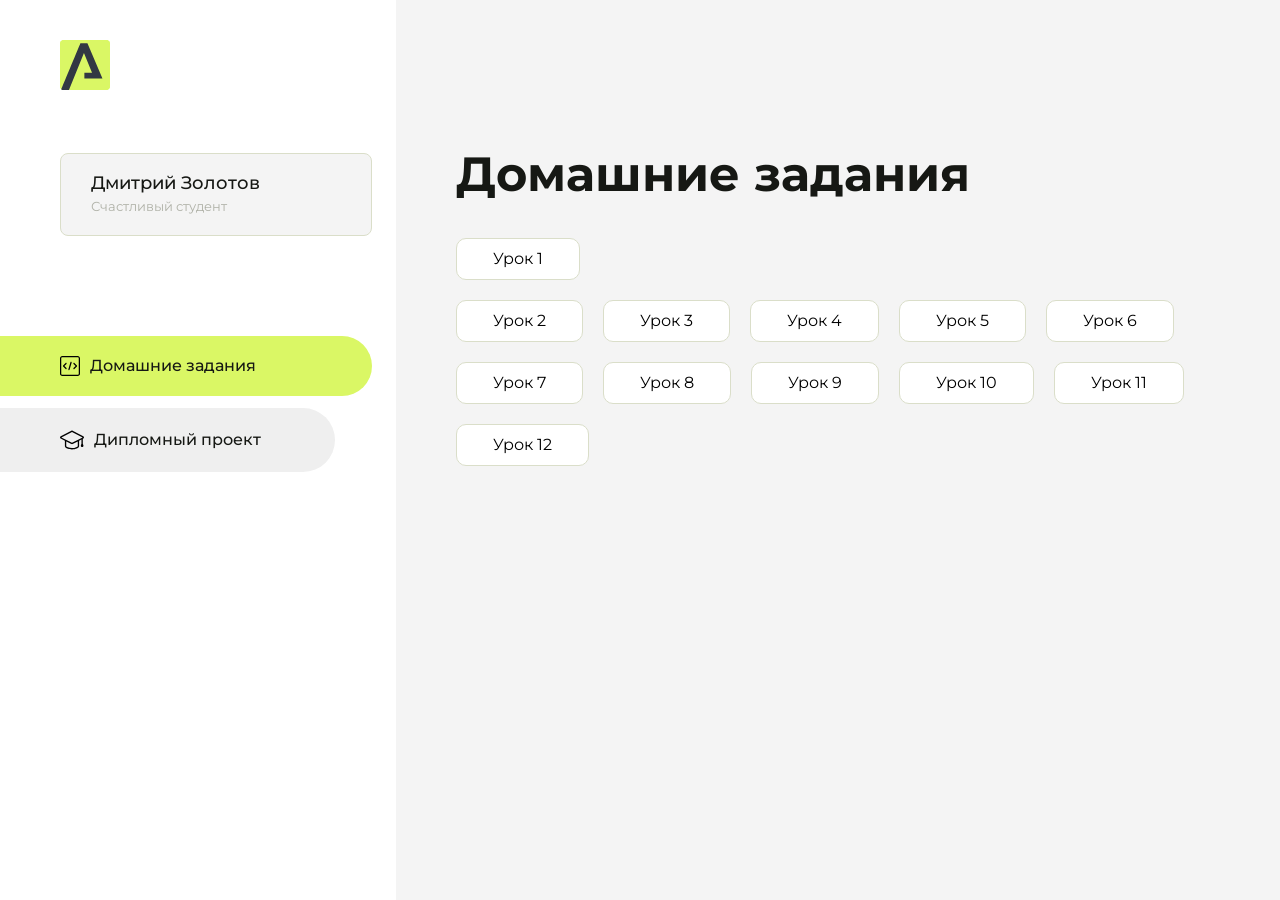
<file: index.html>
<!DOCTYPE html>
<html lang="en">
<head>
    <meta charset="UTF-8">
    <meta name="viewport" content="width=device-width, initial-scale=1.0">
    <title>Домашняя работа</title>
    <link rel="shortcut icon" href="src/logo.ico" type="image/x-icon">
    <link rel="preconnect" href="https://fonts.googleapis.com">
    <link rel="preconnect" href="https://fonts.gstatic.com" crossorigin>
    <link href="https://fonts.googleapis.com/css2?family=Montserrat:wght@400;500;700&family=Rubik:wght@500&display=swap"
          rel="stylesheet">
    <link rel="stylesheet" href="src/style.css">
</head>
<body id="body">
<div class="overlay" id="overlay"></div>
<div class="layout">
    <div class="burger" id="burger">
        <svg viewBox="0 0 24 24" fill="none" xmlns="http://www.w3.org/2000/svg">
            <g id="SVGRepo_bgCarrier" stroke-width="0"></g>
            <g id="SVGRepo_tracerCarrier" stroke-linecap="round" stroke-linejoin="round"></g>
            <g id="SVGRepo_iconCarrier">
                <path d="M4 18L20 18" stroke="#DAF765" stroke-width="2" stroke-linecap="round"></path>
                <path d="M4 12L20 12" stroke="#DAF765" stroke-width="2" stroke-linecap="round"></path>
                <path d="M4 6L20 6" stroke="#DAF765" stroke-width="2" stroke-linecap="round"></path>
            </g>
        </svg>
    </div>
    <aside class="sidebar" id="sidebar">
        <div class="sidebar__inner">
            <div class="logo">
                <svg width="50" height="50" viewBox="0 0 50 50" fill="none" xmlns="http://www.w3.org/2000/svg">
                    <g clip-path="url(#clip0_513_74730)">
                        <path d="M46.17 -0.257004H3.83C1.57281 -0.257004 -0.257 1.57281 -0.257 3.83V46.17C-0.257 48.4272 1.57281 50.257 3.83 50.257H46.17C48.4272 50.257 50.257 48.4272 50.257 46.17V3.83C50.257 1.57281 48.4272 -0.257004 46.17 -0.257004Z"
                              fill="#DAF765"/>
                        <path d="M24.375 38.4H42.461L27.441 3.1585H20.4355C20.4355 3.1585 6.7895 35.881 1.1945 49.294C2.015 50.0275 3.0945 50.257 3.6945 50.257H8.8445L23.954 13.07L32.0465 32.8285H24.375V38.4Z"
                              fill="#323843"/>
                    </g>
                    <defs>
                        <clipPath id="clip0_513_74730">
                            <rect width="50" height="50" fill="white"/>
                        </clipPath>
                    </defs>
                </svg>
            </div>
            <div class="sidebar__user">
                <div class="sidebar__name">Дмитрий Золотов</div>
                <div class="sidebar__text">Счастливый студент</div>
            </div>
            <div class="sidebar__tabs">
                <div class="sidebar__item">
                    <button class="sidebar__button active" id="tasks">
                        <svg xmlns="http://www.w3.org/2000/svg" width="20" height="20" viewBox="0 0 20 20" fill="none">
                            <g clip-path="url(#clip0_704_74543)">
                                <path d="M17.7083 20H2.29167C1.0275 20 0 18.9725 0 17.7083V2.29167C0 1.0275 1.0275 0 2.29167 0H17.7083C18.9725 0 20 1.0275 20 2.29167V17.7083C20 18.9725 18.9725 20 17.7083 20ZM2.29167 1.25C1.7175 1.25 1.25 1.7175 1.25 2.29167V17.7083C1.25 18.2825 1.7175 18.75 2.29167 18.75H17.7083C18.2825 18.75 18.75 18.2825 18.75 17.7083V2.29167C18.75 1.7175 18.2825 1.25 17.7083 1.25H2.29167Z"
                                      fill="black"/>
                                <path d="M6.04167 13.125C5.88167 13.125 5.72167 13.0642 5.6 12.9417L3.1 10.4417C2.85583 10.1975 2.85583 9.80167 3.1 9.5575L5.6 7.0575C5.84417 6.81333 6.24 6.81333 6.48417 7.0575C6.72833 7.30167 6.72833 7.6975 6.48417 7.94167L4.42583 10L6.48417 12.0583C6.72833 12.3025 6.72833 12.6983 6.48417 12.9425C6.36167 13.0642 6.20167 13.125 6.04167 13.125Z"
                                      fill="black"/>
                                <path d="M8.95833 14.1667C8.9 14.1667 8.84 14.1583 8.78167 14.1417C8.45083 14.0442 8.26083 13.6967 8.35833 13.3658L10.4417 6.28251C10.5392 5.95084 10.8892 5.76417 11.2175 5.85917C11.5483 5.95667 11.7383 6.30417 11.6408 6.63501L9.5575 13.7183C9.47833 13.9908 9.22833 14.1667 8.95833 14.1667Z"
                                      fill="black"/>
                                <path d="M13.9583 13.125C13.7983 13.125 13.6383 13.0642 13.5167 12.9417C13.2725 12.6975 13.2725 12.3017 13.5167 12.0575L15.575 9.99916L13.5167 7.94083C13.2725 7.69666 13.2725 7.30083 13.5167 7.05666C13.7608 6.81249 14.1567 6.81249 14.4008 7.05666L16.9008 9.55666C17.145 9.80083 17.145 10.1967 16.9008 10.4408L14.4008 12.9408C14.2783 13.0642 14.1183 13.125 13.9583 13.125Z"
                                      fill="black"/>
                            </g>
                            <defs>
                                <clipPath id="clip0_704_74543">
                                    <rect width="20" height="20" fill="white"/>
                                </clipPath>
                            </defs>
                        </svg>
                        <span>Домашние задания</span></button>
                </div>
                <div class="sidebar__item">
                    <button class="sidebar__button" id="diplom">
                        <svg xmlns="http://www.w3.org/2000/svg" width="24" height="24" viewBox="0 0 24 24" fill="none">
                            <g clip-path="url(#clip0_704_74553)">
                                <path d="M23.2628 10.5971C23.7176 10.365 24 9.90375 24 9.39337C24 8.883 23.7176 8.42175 23.2628 8.18962L12.6135 2.75362C12.2291 2.55824 11.7705 2.55787 11.3854 2.75399L0.736875 8.19C0.282375 8.42175 0 8.883 0 9.39337C0 9.90375 0.282375 10.365 0.736875 10.5971L4.89038 12.7177V18.2074C4.89038 19.8154 8.412 21.393 12 21.393C15.5884 21.393 19.1096 19.815 19.1096 18.2074V12.7174L21.4609 11.517V15.8017L20.901 17.2305C20.7409 17.6389 20.7934 18.0994 21.0405 18.4616C21.2876 18.8246 21.6979 19.041 22.1366 19.041C22.5754 19.041 22.9852 18.8246 23.2324 18.462C23.4795 18.099 23.532 17.6385 23.3719 17.2301L22.8124 15.8021V10.827L23.2628 10.5971ZM17.7623 18.1721C17.6198 18.6375 15.3491 20.0419 12 20.0419C8.65088 20.0419 6.38025 18.6375 6.2415 18.2074V12.3037L6.23887 12.3019C6.23812 12.057 6.1065 11.8207 5.87325 11.7019L1.3515 9.39337L12 3.95737L22.6489 9.39337L12 14.8294L5.87325 11.7019C5.54063 11.5331 4.6695 11.6674 4.5 12C4.33012 12.3322 4.55813 12.5479 4.89038 12.7177L11.3857 16.0331C11.5781 16.1314 11.7889 16.1805 12 16.1805C12.2107 16.1805 12.4222 16.1314 12.6146 16.0331L17.7593 13.407L17.7623 18.1721Z"
                                      fill="black"/>
                            </g>
                            <defs>
                                <clipPath id="clip0_704_74553">
                                    <rect width="24" height="24" fill="white"/>
                                </clipPath>
                            </defs>
                        </svg>
                        <span>Дипломный проект</span></button>
                </div>
            </div>
        </div>

    </aside>
    <div class="content">
        <div class="container">
            <div class="content__block" id="tasksBlock">
                <div class="content__title">Домашние задания</div>
                <ul class="content__list">
                    <li class="content__list-item">
                        <a href="dimon.ark">Урок 1</a>
                    </li>
                     <ul class="content__list">
                    <li class="content__list-item">
                        <a href="Praktika">Урок 2</a>
                          <li class="content__list-item">
                        <a href="table">Урок 3</a>
                               <li class="content__list-item">
                        <a href="Form">Урок 4</a>
                    </li>
                          <li class="content__list-item">
                        <a href="fitka">Урок 5</a>
                    </li>
                           <li class="content__list-item">
                        <a href="Flexa">Урок 6</a>
                    </li>
                          <li class="content__list-item">
                        <a href="fitka-1">Урок 7</a>
                    </li>
                          <li class="content__list-item">
                        <a href="Form-1">Урок 8</a>
                    </li>
                         <li class="content__list-item">
                        <a href="fit-studio-sp">Урок 9</a>
                    </li>
                          <li class="content__list-item">
                        <a href="fit-studio-sp-news">Урок 10</a>
                    </li>
                        <li class="content__list-item">
                        <a href="fit-studio-faq">Урок 11</a>
                    </li>
                           <li class="content__list-item">
                        <a href="fit-studio">Урок 12</a>
                    </li>
                       </li> 
                </ul>
            </div>
            <div class="content__block hidden" id="diplomBlock">
                <div class="content__title">Дипломный проект</div>
                <div class="content__list-diplom">
                    <a href="ПАПКА-С-НОМЕРОМ-УРОКА">Ссылка на ДЗ</a>
                </div>
                <div class="content__decor">
                    <div class="content__decor-text">Давай проверим, чему ты научился!</div>
                    <div class="content__decor-img">
                        <img src="src/decor.png" alt="decor">
                    </div>
                </div>
            </div>
        </div>
    </div>
</div>
<script src="src/index.js"></script>
</body>
</html>
</file>
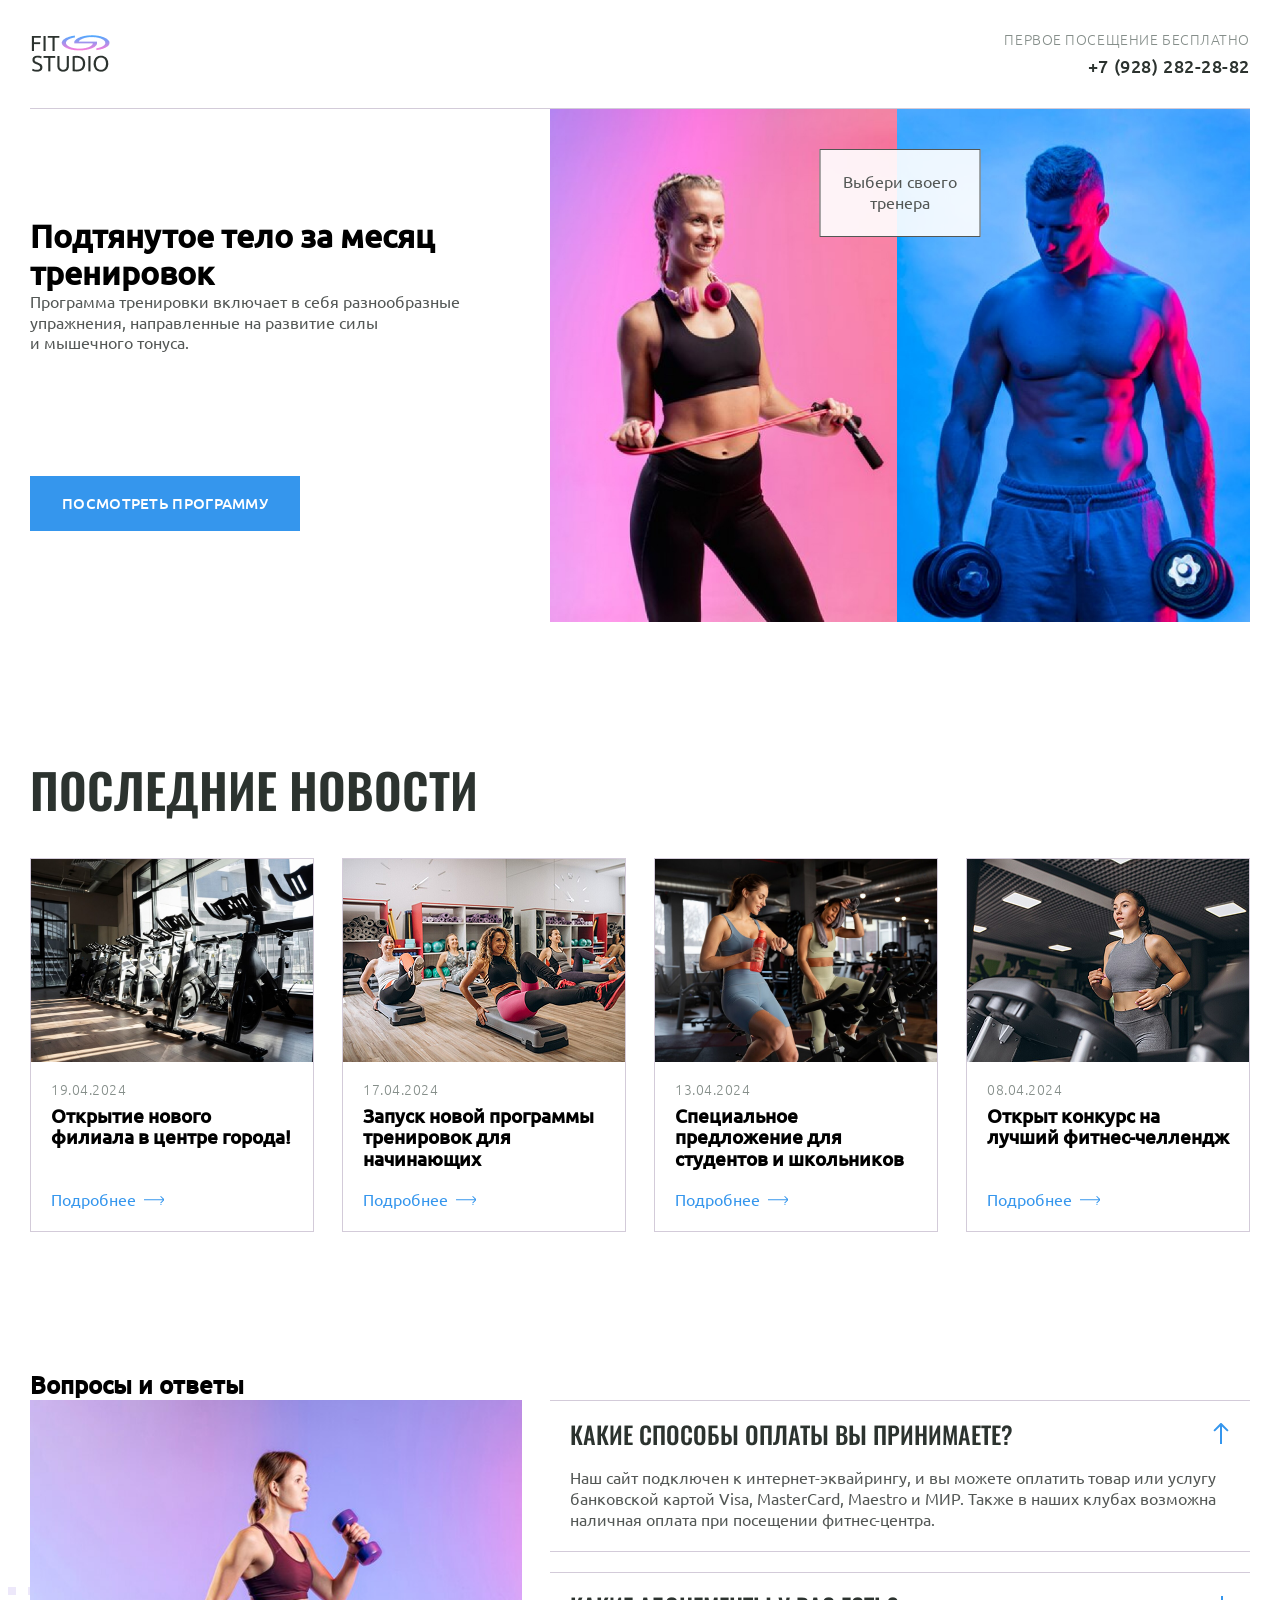
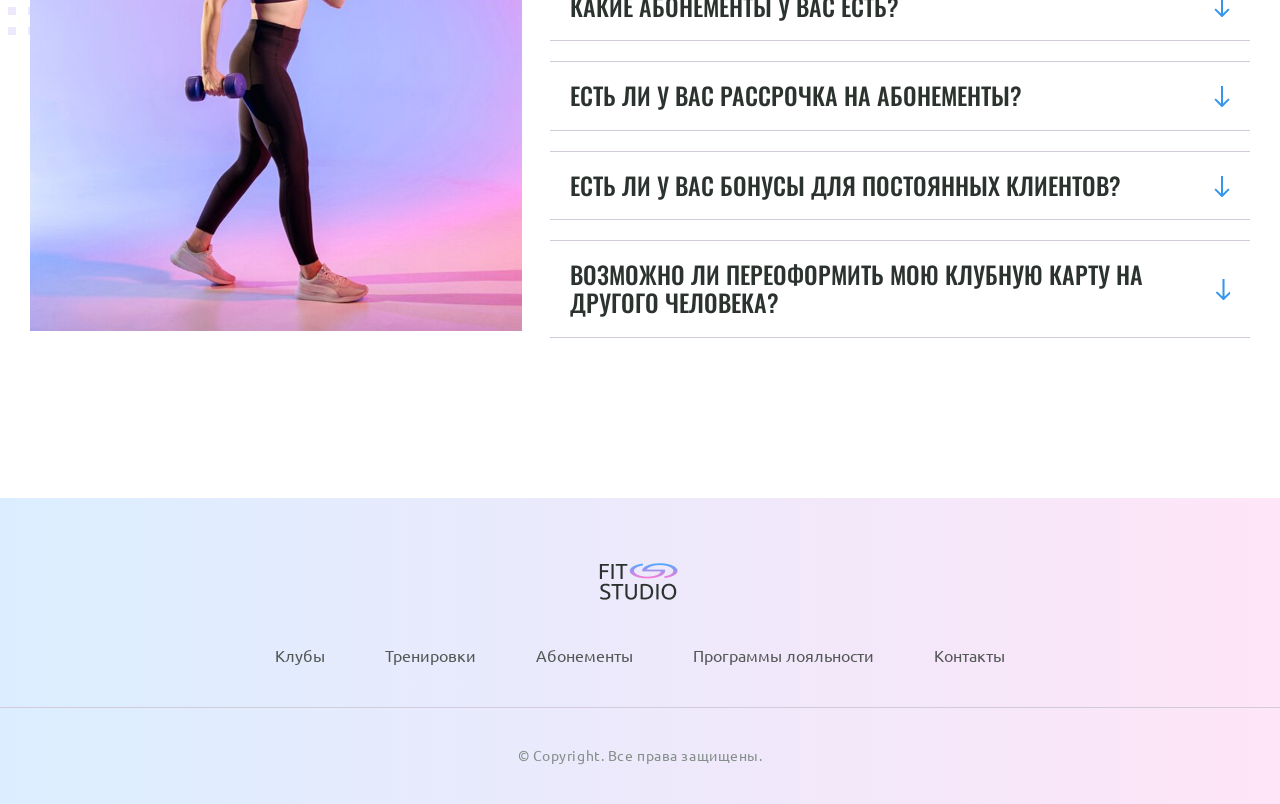
<file: Fit-studio-FAQ/index.html>
<!doctype html>
<html lang="ru">
  <head>
    <meta charset="UTF-8" />
    <meta name="viewport" content="width=device-width, initial-scale=1.0" />
    <title>Fit Studio - Главная</title>
    <link rel="stylesheet" href="./css/normalize.css" />
    <link rel="stylesheet" href="./css/fonts.css" />
    <link rel="stylesheet" href="./css/globals.css" />
    <link rel="stylesheet" href="./css/index.css" />
    <link rel="stylesheet" href="./css/header.css" />
    <link rel="stylesheet" href="./css/footer.css" />
    <link
      rel="icon"
      type="image/svg+xml"
      sizes="128x128"
      href="./images/favicon-icon.svg"
    />
  </head>
  <body>
    <header class="header">
      <div class="container">
        <div class="header-inner">
          <a href="/">
            <img
              src="./images/logo.png"
              width="84"
              height="45"
              alt="Логотип Fit - Studio"
            />
          </a>
          <div class="phone text-sub">
            <p class="phone-text">Первое посещение бесплатно</p>
            <a href="tel:+79282822882" class="phone-link">+7 (928) 282-28-82</a>
          </div>
        </div>
      </div>
    </header>
    <section class="section">
      <div class="container hero-container">
        <div class="hero-info">
          <h1>Подтянутое тело <strong>за месяц</strong> тренировок</h1>
          <p class="text">
            Программа тренировки включает в себя разнообразные упражнения,
            направленные на развитие силы и мышечного тонуса.
          </p>
          <a href="#" class="button">Посмотреть программу</a>
        </div>
        <div class="hero-images">
          <p class="hero-shuss text">Выбери своего тренера</p>
          <img
            src="./images/sporty-woman.jpg"
            width="347"
            height="513"
            alt="Фитнес-тренер Женщина"
          />
          <img
            src="./images/man.jpg"
            width="353"
            height="513"
            alt="Фитнес-тренер Мужчина"
          />
        </div>
      </div>
    </section>
    <section class="section">
      <div class="container">
        <h2 class="tittle-large">Последние новости</h2>
        <div class="news-container">
          <article class="news-article">
            <header>
              <img
                src="./images/Frame 5.png"
                width="284"
                height="203"
                alt="Велотренажеры в спортивном зале"
              />
              <div class="news-info">
                <time datetime="2024-04-19" class="text-sub news-date"
                  >19.04.2024</time
                >
                <h3>Открытие нового филиала в центре города!</h3>
              </div>
            </header>
            <footer class="news-info">
              <a class="news-link" href="article.html">Подробнее</a>
            </footer>
          </article>
          <article class="news-article">
            <header>
              <img
                src="./images/Frame 6.png"
                width="284"
                height="203"
                alt="Групповая тренировка в зале"
              />
              <div class="news-info">
                <time datetime="2024-04-17" class="text-sub news-date"
                  >17.04.2024</time
                >
                <h3>Запуск новой программы тренировок для начинающих</h3>
              </div>
            </header>
            <footer class="news-info">
              <a class="news-link" href="article.html">Подробнее</a>
            </footer>
          </article>
          <article class="news-article">
            <header>
              <img
                src="./images/Frame 7.png"
                width="284"
                height="203"
                alt="Девушки на велотренажере с бутылкой воды"
              />
              <div class="news-info">
                <time datetime="2024-04-13" class="text-sub news-date"
                  >13.04.2024</time
                >
                <h3>Специальное предложение для студентов и школьников</h3>
              </div>
            </header>
            <footer class="news-info">
              <a class="news-link" href="article.html">Подробнее</a>
            </footer>
          </article>
          <article class="news-article">
            <header>
              <img
                src="./images/Frame 8.png"
                width="284"
                height="203"
                alt="Девушка на беговой дорожке"
              />
              <div class="news-info">
                <time datetime="2024-04-08" class="text-sub news-date"
                  >08.04.2024</time
                >
                <h3>Открыт конкурс на лучший фитнес-челлендж</h3>
              </div>
            </header>
            <footer class="news-info">
              <a class="news-link" href="article.html">Подробнее</a>
            </footer>
          </article>
        </div>
      </div>
    </section>
    <section class="FAQ section">
      <div class="container">
        <h2 class="title-large">Вопросы и ответы</h2>
        <div class="faq-container">
          <img
            src="./images/fit-woman-2.png"
            width="492"
            height="531"
            alt="Спортивная девушка с гантелями"
          />
          <div>
            <details name="FAQ" open>
              <summary class="title-medium">
                Какие способы оплаты вы принимаете?
              </summary>
              <p class="text">
                Наш сайт подключен к интернет-эквайрингу, и вы можете оплатить
                товар или услугу банковской картой Visa, MasterCard, Maestro и
                МИР. Также в наших клубах возможна наличная оплата при посещении
                фитнес-центра.
              </p>
            </details>
            <details name="FAQ">
              <summary class="title-medium">
                Какие абонементы у вас есть?
              </summary>
              <p class="text">
                Наш сайт подключен к интернет-эквайрингу, и вы можете оплатить
                товар или услугу банковской картой Visa, MasterCard, Maestro и
                МИР. Также в наших клубах возможна наличная оплата при посещении
                фитнес-центра.
              </p>
            </details>
            <details name="FAQ">
              <summary class="title-medium">
                Есть ли у вас рассрочка на абонементы?
              </summary>
              <p class="text">
                Наш сайт подключен к интернет-эквайрингу, и вы можете оплатить
                товар или услугу банковской картой Visa, MasterCard, Maestro и
                МИР. Также в наших клубах возможна наличная оплата при посещении
                фитнес-центра.
              </p>
            </details>
            <details name="FAQ">
              <summary class="title-medium">
                Есть ли у вас бонусы для постоянных клиентов?
              </summary>
              <p class="text">
                Наш сайт подключен к интернет-эквайрингу, и вы можете оплатить
                товар или услугу банковской картой Visa, MasterCard, Maestro и
                МИР. Также в наших клубах возможна наличная оплата при посещении
                фитнес-центра.
              </p>
            </details>
            <details>
              <summary class="title-medium">
                Возможно ли переоформить мою клубную карту на другого человека?
              </summary>
              <p class="text">
                Наш сайт подключен к интернет-эквайрингу, и вы можете оплатить
                товар или услугу банковской картой Visa, MasterCard, Maestro и
                МИР. Также в наших клубах возможна наличная оплата при посещении
                фитнес-центра.
              </p>
            </details>
          </div>
        </div>
      </div>
    </section>
    <footer class="footer">
      <div class="footer-top">
        <div class="container">
          <a class="footer-logo" href="/">
            <img
              src="./images/logo.png"
              width="84"
              height="45"
              alt="Логотип Fit - Studio"
            />
          </a>
          <nav class="menu">
            <ul>
              <li><a href="#">Клубы</a></li>
              <li><a href="#">Тренировки</a></li>
              <li><a href="#">Абонементы</a></li>
              <li><a href="#">Программы лояльности</a></li>
              <li><a href="#">Контакты</a></li>
            </ul>
          </nav>
        </div>
      </div>
      <div class="container">
        <p class="Copyright">&copy; Copyright. Все права защищены.</p>
      </div>
    </footer>
  </body>
</html>
</file>
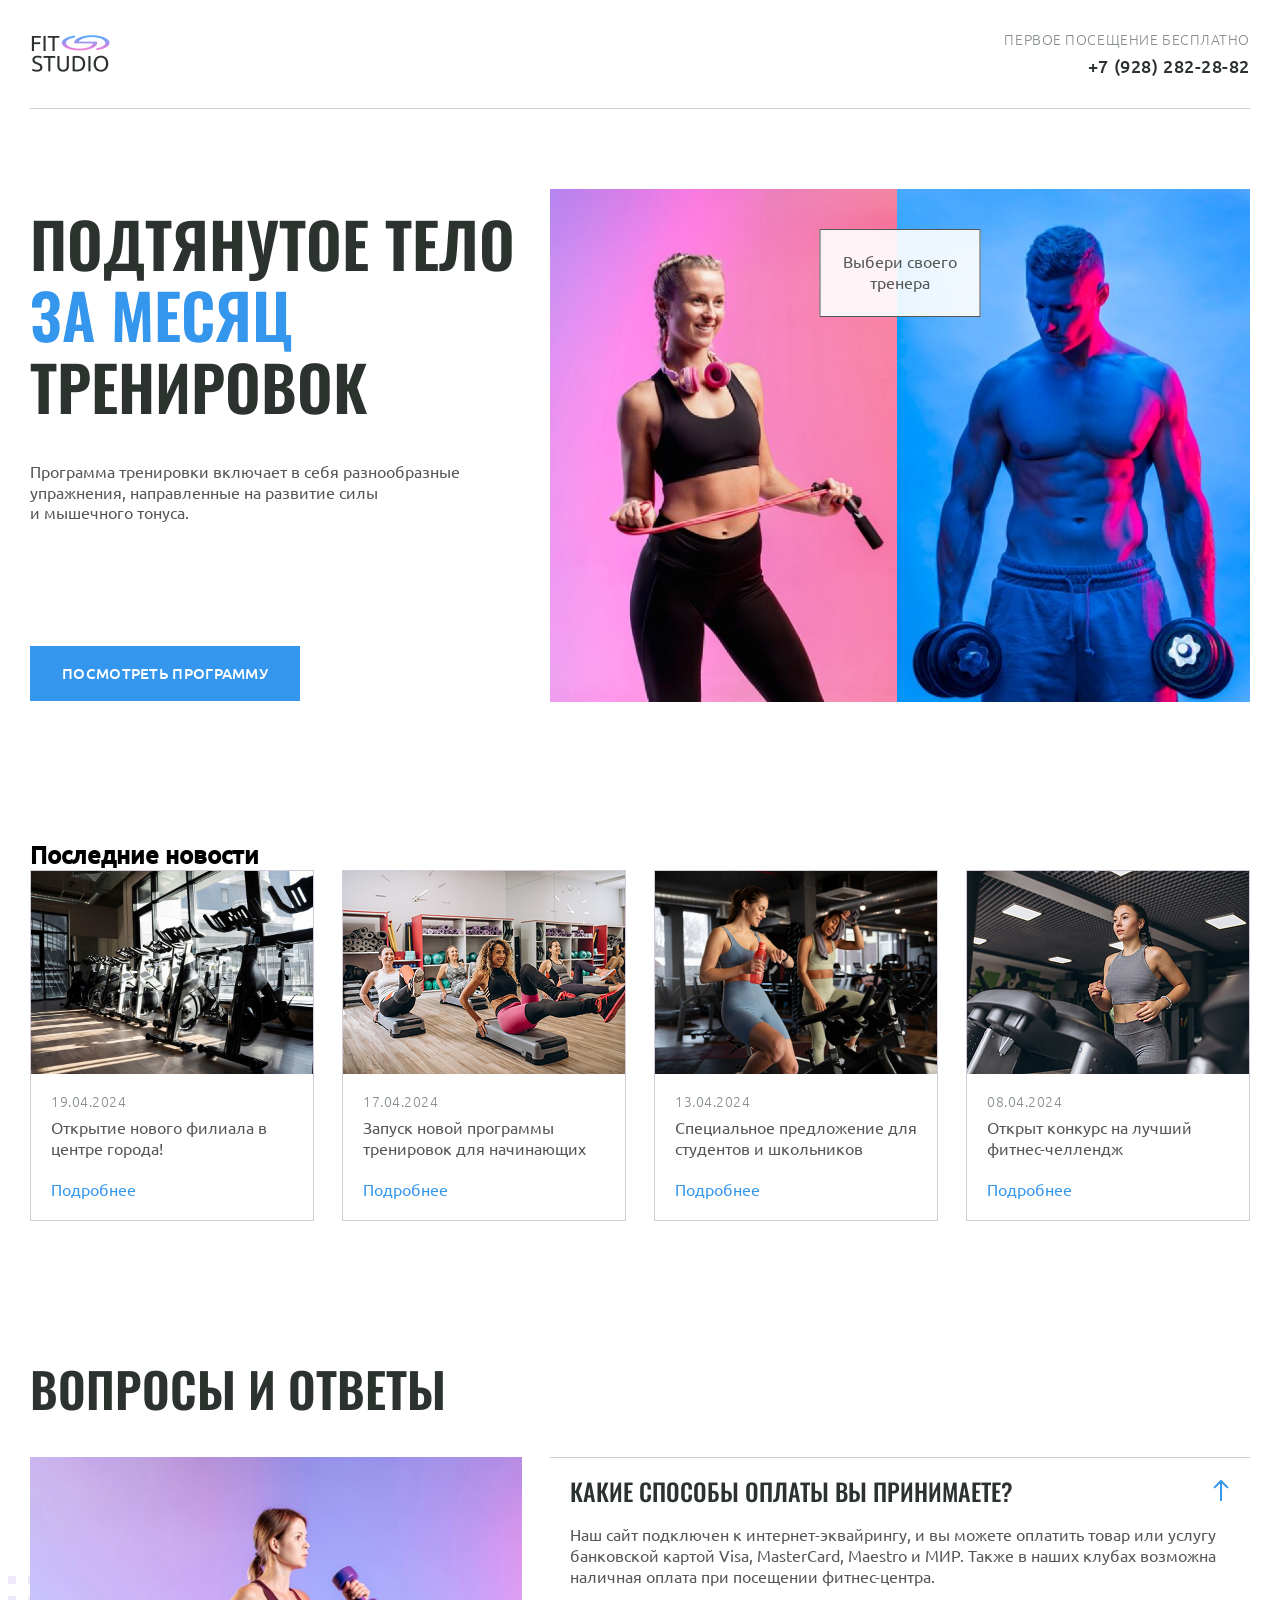
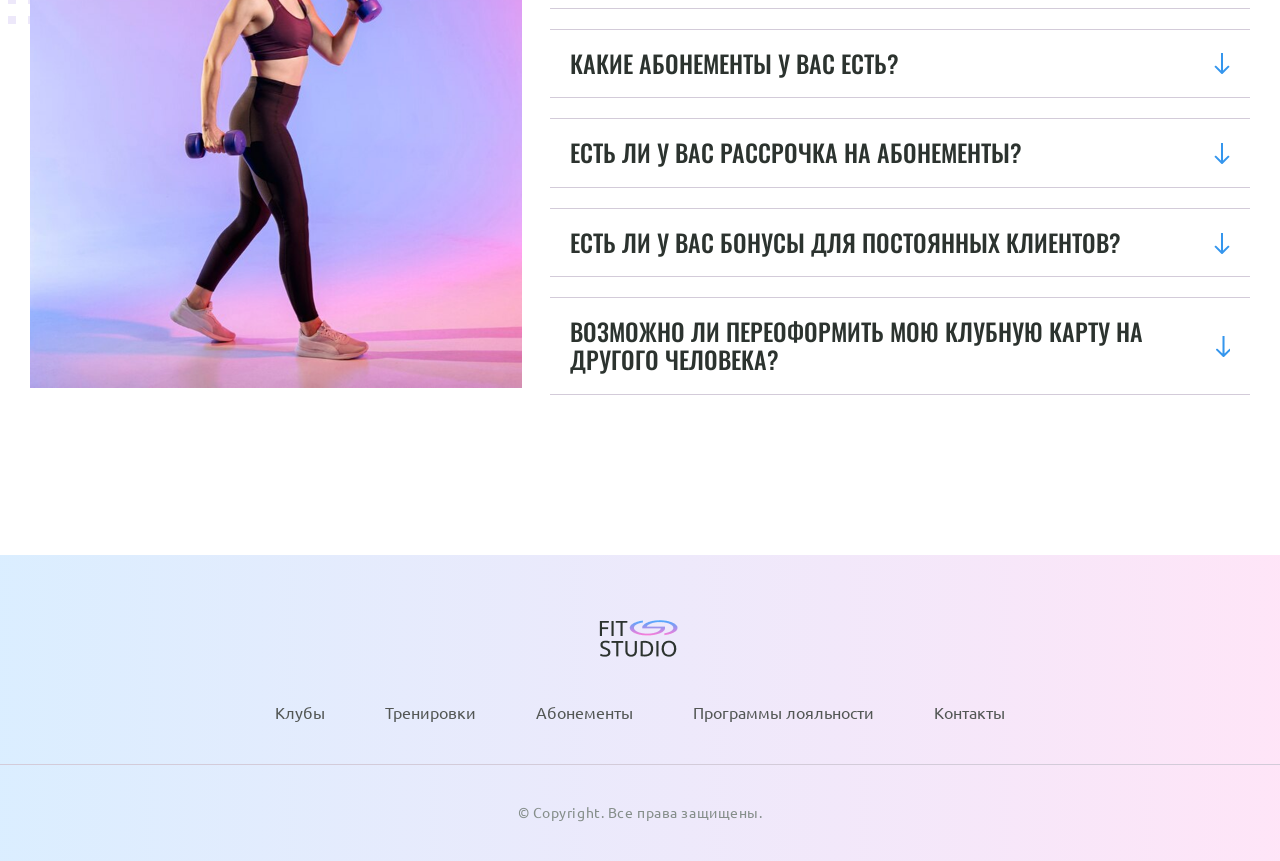
<file: fit-studio-faq/index.html>
<!doctype html>
<html lang="ru">
  <head>
    <meta charset="UTF-8" />
    <meta name="viewport" content="width=device-width, initial-scale=1.0" />
    <title>Fit Studio - Главная</title>
    <link rel="stylesheet" href="./css/normalize.css" />
    <link rel="stylesheet" href="./css/fonts.css" />
    <link rel="stylesheet" href="./css/globals.css" />
    <link rel="stylesheet" href="./css/index.css" />
    <link rel="stylesheet" href="./css/header.css" />
    <link rel="stylesheet" href="./css/footer.css" />
    <link
      rel="icon"
      type="image/svg+xml"
      sizes="128x128"
      href="./images/favicon-icon.svg"
    />
  </head>
  <body>
    <header class="header">
      <div class="container">
        <div class="header-inner">
          <a href="/">
            <img
              src="./images/logo.png"
              width="84"
              height="45"
              alt="Логотип Fit - Studio"
            />
          </a>
          <div class="phone text-sub">
            <p class="phone-text">Первое посещение бесплатно</p>
            <a href="tel:+79282822882" class="phone-link">+7 (928) 282-28-82</a>
          </div>
        </div>
      </div>
    </header>
    <section class="section">
      <div class="container hero-container">
        <div class="hero-info">
          <h1>Подтянутое тело <strong>за месяц</strong> тренировок</h1>
          <p class="text">
            Программа тренировки включает в себя разнообразные упражнения,
            направленные на развитие силы и мышечного тонуса.
          </p>
          <a href="#" class="button">Посмотреть программу</a>
        </div>
        <div class="hero-images">
          <p class="hero-shuss text">Выбери своего тренера</p>
          <img
            src="./images/sporty-woman.jpg"
            width="347"
            height="513"
            alt="Фитнес-тренер Женщина"
          />
          <img
            src="./images/man.jpg"
            width="353"
            height="513"
            alt="Фитнес-тренер Мужчина"
          />
        </div>
      </div>
    </section>
    <section class="section">
      <div class="container">
        <h2 class="tittle-large">Последние новости</h2>
        <div class="news-container">
          <article class="news-article">
            <header>
              <img
                src="./images/Frame 5.png"
                width="284"
                height="203"
                alt="Велотренажеры в спортивном зале"
              />
              <div class="news-info">
                <time datetime="2024-04-19" class="text-sub news-date"
                  >19.04.2024</time
                >
                <h3 class="text">Открытие нового филиала в центре города!</h3>
              </div>
            </header>
            <footer class="news-info">
              <a class="news-link" href="article.html">Подробнее</a>
            </footer>
          </article>
          <article class="news-article">
            <header>
              <img
                src="./images/Frame 6.png"
                width="284"
                height="203"
                alt="Групповая тренировка в зале"
              />
              <div class="news-info">
                <time datetime="2024-04-17" class="text-sub news-date"
                  >17.04.2024</time
                >
                <h3 class="text">
                  Запуск новой программы тренировок для начинающих
                </h3>
              </div>
            </header>
            <footer class="news-info">
              <a class="news-link" href="article.html">Подробнее</a>
            </footer>
          </article>
          <article class="news-article">
            <header>
              <img
                src="./images/Frame 7.png"
                width="284"
                height="203"
                alt="Девушки на велотренажере с бутылкой воды"
              />
              <div class="news-info">
                <time datetime="2024-04-13" class="text-sub news-date"
                  >13.04.2024</time
                >
                <h3 class="text">
                  Специальное предложение для студентов и школьников
                </h3>
              </div>
            </header>
            <footer class="news-info">
              <a class="news-link" href="article.html">Подробнее</a>
            </footer>
          </article>
          <article class="news-article">
            <header>
              <img
                src="./images/Frame 8.png"
                width="284"
                height="203"
                alt="Девушка на беговой дорожке"
              />
              <div class="news-info">
                <time datetime="2024-04-08" class="text-sub news-date"
                  >08.04.2024</time
                >
                <h3 class="text">Открыт конкурс на лучший фитнес-челлендж</h3>
              </div>
            </header>
            <footer class="news-info">
              <a class="news-link" href="article.html">Подробнее</a>
            </footer>
          </article>
        </div>
      </div>
    </section>
    <section class="FAQ section">
      <div class="container">
        <h2 class="title-large">Вопросы и ответы</h2>
        <div class="faq-container">
          <img
            src="./images/fit-woman-2.png"
            width="492"
            height="531"
            alt="Спортивная девушка с гантелями"
          />
          <div>
            <details name="FAQ" open>
              <summary class="title-medium">
                Какие способы оплаты вы принимаете?
              </summary>
              <p class="text">
                Наш сайт подключен к интернет-эквайрингу, и вы можете оплатить
                товар или услугу банковской картой Visa, MasterCard, Maestro и
                МИР. Также в наших клубах возможна наличная оплата при посещении
                фитнес-центра.
              </p>
            </details>
            <details name="FAQ">
              <summary class="title-medium">
                Какие абонементы у вас есть?
              </summary>
              <p class="text">
                Наш сайт подключен к интернет-эквайрингу, и вы можете оплатить
                товар или услугу банковской картой Visa, MasterCard, Maestro и
                МИР. Также в наших клубах возможна наличная оплата при посещении
                фитнес-центра.
              </p>
            </details>
            <details name="FAQ">
              <summary class="title-medium">
                Есть ли у вас рассрочка на абонементы?
              </summary>
              <p class="text">
                Наш сайт подключен к интернет-эквайрингу, и вы можете оплатить
                товар или услугу банковской картой Visa, MasterCard, Maestro и
                МИР. Также в наших клубах возможна наличная оплата при посещении
                фитнес-центра.
              </p>
            </details>
            <details name="FAQ">
              <summary class="title-medium">
                Есть ли у вас бонусы для постоянных клиентов?
              </summary>
              <p class="text">
                Наш сайт подключен к интернет-эквайрингу, и вы можете оплатить
                товар или услугу банковской картой Visa, MasterCard, Maestro и
                МИР. Также в наших клубах возможна наличная оплата при посещении
                фитнес-центра.
              </p>
            </details>
            <details>
              <summary class="title-medium">
                Возможно ли переоформить мою клубную карту на другого человека?
              </summary>
              <p class="text">
                Наш сайт подключен к интернет-эквайрингу, и вы можете оплатить
                товар или услугу банковской картой Visa, MasterCard, Maestro и
                МИР. Также в наших клубах возможна наличная оплата при посещении
                фитнес-центра.
              </p>
            </details>
          </div>
        </div>
      </div>
    </section>
    <footer class="footer">
      <div class="footer-top">
        <div class="container">
          <a class="footer-logo" href="/">
            <img
              src="./images/logo.png"
              width="84"
              height="45"
              alt="Логотип Fit - Studio"
            />
          </a>
          <nav class="menu">
            <ul>
              <li><a href="#">Клубы</a></li>
              <li><a href="#">Тренировки</a></li>
              <li><a href="#">Абонементы</a></li>
              <li><a href="#">Программы лояльности</a></li>
              <li><a href="#">Контакты</a></li>
            </ul>
          </nav>
        </div>
      </div>
      <div class="container">
        <p class="Copyright">&copy; Copyright. Все права защищены.</p>
      </div>
    </footer>
  </body>
</html>
</file>
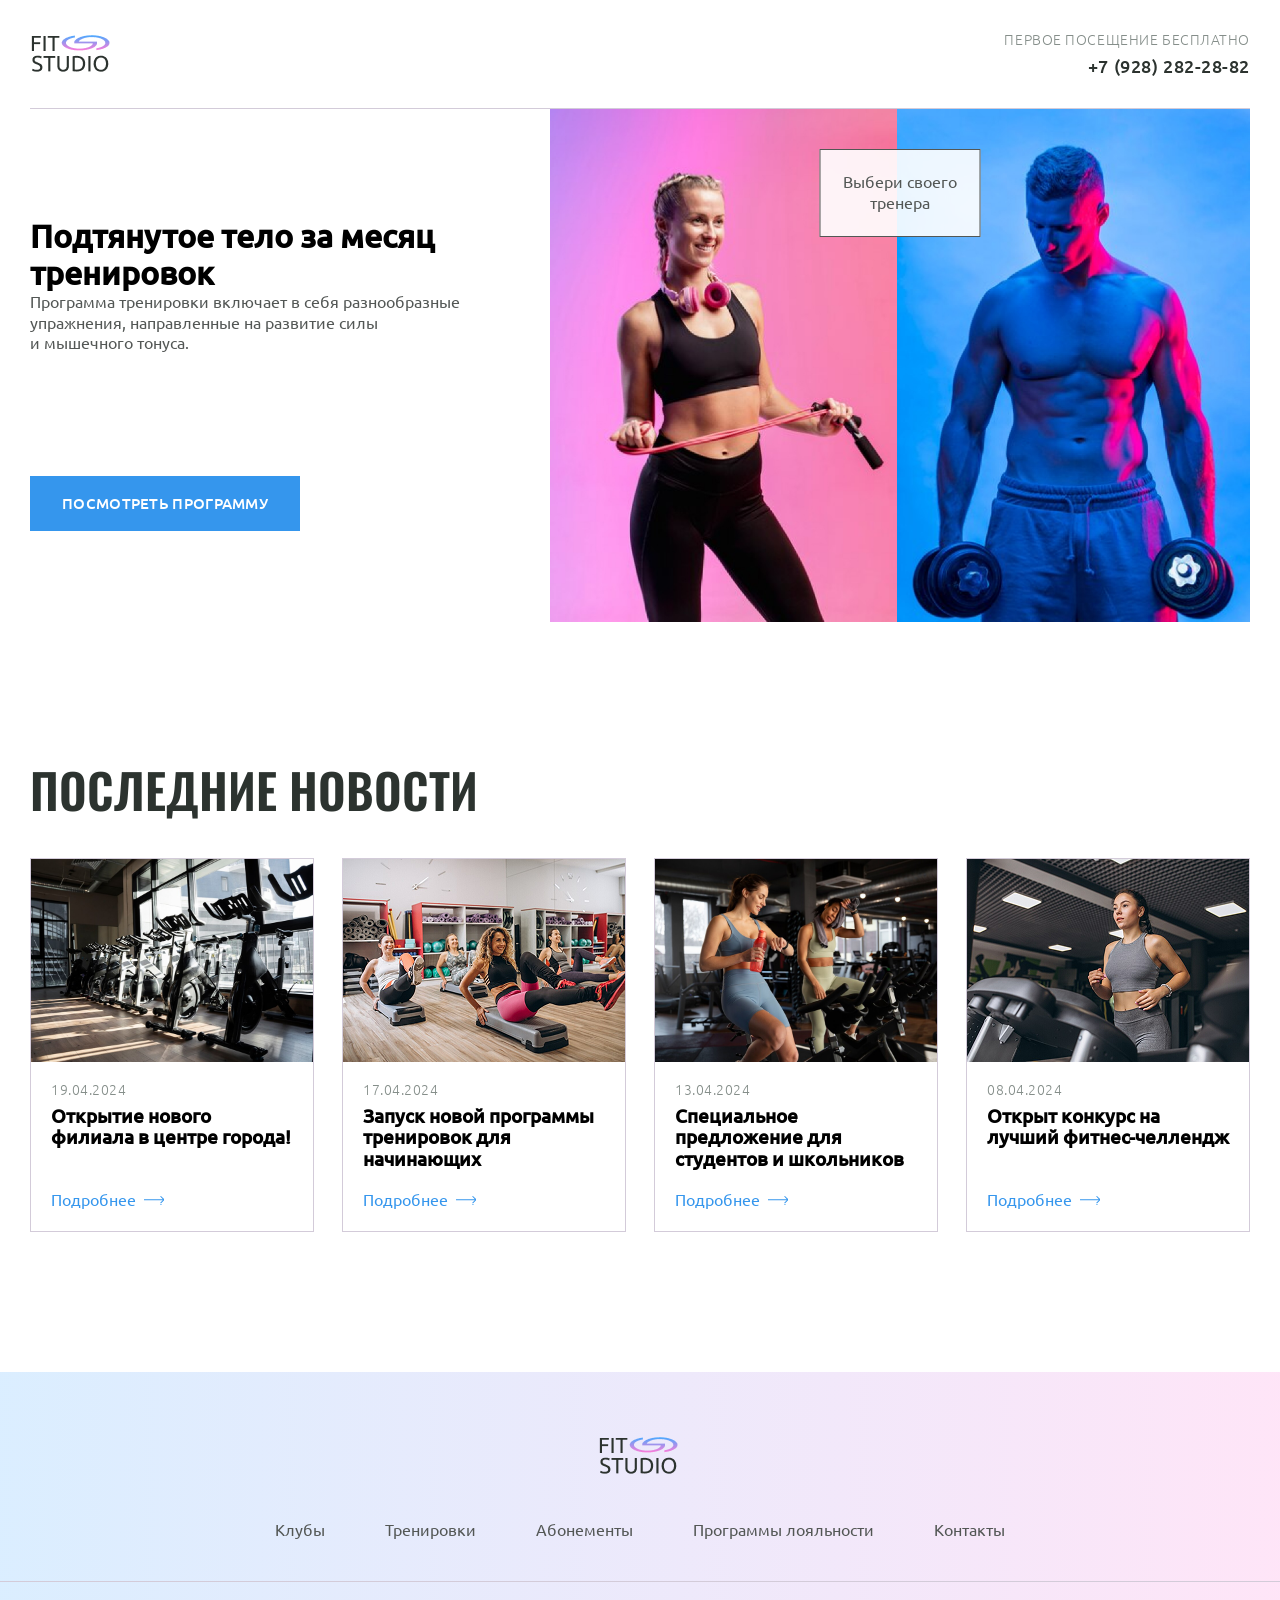
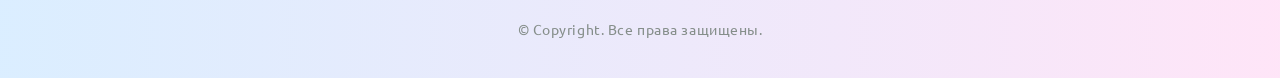
<file: fit-studio-sp-news/index.html>
<!doctype html>
<html lang="ru">
  <head>
    <meta charset="UTF-8" />
    <meta name="viewport" content="width=device-width, initial-scale=1.0" />
    <title>Fit Studio - Главная</title>
    <link rel="stylesheet" href="./css/normalize.css" />
    <link rel="stylesheet" href="./css/fonts.css" />
    <link rel="stylesheet" href="./css/globals.css" />
    <link rel="stylesheet" href="./css/index.css" />
    <link rel="stylesheet" href="./css/header.css" />
    <link rel="stylesheet" href="./css/footer.css" />
    <link
      rel="icon"
      type="image/svg+xml"
      sizes="128x128"
      href="./images/favicon-icon.svg"
    />
  </head>
  <body>
    <header class="header">
      <div class="container">
        <div class="header-inner">
          <a href="/">
            <img
              src="./images/logo.png"
              width="84"
              height="45"
              alt="Логотип Fit - Studio"
            />
          </a>
          <div class="phone text-sub">
            <p class="phone-text">Первое посещение бесплатно</p>
            <a href="tel:+79282822882" class="phone-link">+7 (928) 282-28-82</a>
          </div>
        </div>
      </div>
    </header>
    <section class="section">
      <div class="container hero-container">
        <div class="hero-info">
          <h1>Подтянутое тело <strong>за месяц</strong> тренировок</h1>
          <p class="text">
            Программа тренировки включает в себя разнообразные упражнения,
            направленные на развитие силы и мышечного тонуса.
          </p>
          <a href="#" class="button">Посмотреть программу</a>
        </div>
        <div class="hero-images">
          <p class="hero-shuss text">Выбери своего тренера</p>
          <img
            src="./images/sporty-woman.jpg"
            width="347"
            height="513"
            alt="Фитнес-тренер Женщина"
          />
          <img
            src="./images/man.jpg"
            width="353"
            height="513"
            alt="Фитнес-тренер Мужчина"
          />
        </div>
      </div>
    </section>
    <section class="section">
      <div class="container">
        <h2 class="tittle-large">Последние новости</h2>
        <div class="news-container">
          <article class="news-article">
            <header>
              <img
                src="./images/Frame 5.png"
                width="284"
                height="203"
                alt="Велотренажеры в спортивном зале"
              />
              <div class="news-info">
                <time datetime="2024-04-19" class="text-sub news-date"
                  >19.04.2024</time
                >
                <h3>Открытие нового филиала в центре города!</h3>
              </div>
            </header>
            <footer class="news-info">
              <a class="news-link" href="article.html">Подробнее</a>
            </footer>
          </article>
          <article class="news-article">
            <header>
              <img
                src="./images/Frame 6.png"
                width="284"
                height="203"
                alt="Групповая тренировка в зале"
              />
              <div class="news-info">
                <time datetime="2024-04-17" class="text-sub news-date"
                  >17.04.2024</time
                >
                <h3>Запуск новой программы тренировок для начинающих</h3>
              </div>
            </header>
            <footer class="news-info">
              <a class="news-link" href="article.html">Подробнее</a>
            </footer>
          </article>
          <article class="news-article">
            <header>
              <img
                src="./images/Frame 7.png"
                width="284"
                height="203"
                alt="Девушки на велотренажере с бутылкой воды"
              />
              <div class="news-info">
                <time datetime="2024-04-13" class="text-sub news-date"
                  >13.04.2024</time
                >
                <h3>Специальное предложение для студентов и школьников</h3>
              </div>
            </header>
            <footer class="news-info">
              <a class="news-link" href="article.html">Подробнее</a>
            </footer>
          </article>
          <article class="news-article">
            <header>
              <img
                src="./images/Frame 8.png"
                width="284"
                height="203"
                alt="Девушка на беговой дорожке"
              />
              <div class="news-info">
                <time datetime="2024-04-08" class="text-sub news-date"
                  >08.04.2024</time
                >
                <h3>Открыт конкурс на лучший фитнес-челлендж</h3>
              </div>
            </header>
            <footer class="news-info">
              <a class="news-link" href="article.html">Подробнее</a>
            </footer>
          </article>
        </div>
      </div>
    </section>
    <footer class="footer">
      <div class="footer-top">
        <div class="container">
          <a class="footer-logo" href="/">
            <img
              src="./images/logo.png"
              width="84"
              height="45"
              alt="Логотип Fit - Studio"
            />
          </a>
          <nav class="menu">
            <ul>
              <li><a href="#">Клубы</a></li>
              <li><a href="#">Тренировки</a></li>
              <li><a href="#">Абонементы</a></li>
              <li><a href="#">Программы лояльности</a></li>
              <li><a href="#">Контакты</a></li>
            </ul>
          </nav>
        </div>
      </div>
      <div class="container">
        <p class="Copyright">&copy; Copyright. Все права защищены.</p>
      </div>
    </footer>
  </body>
</html>
</file>
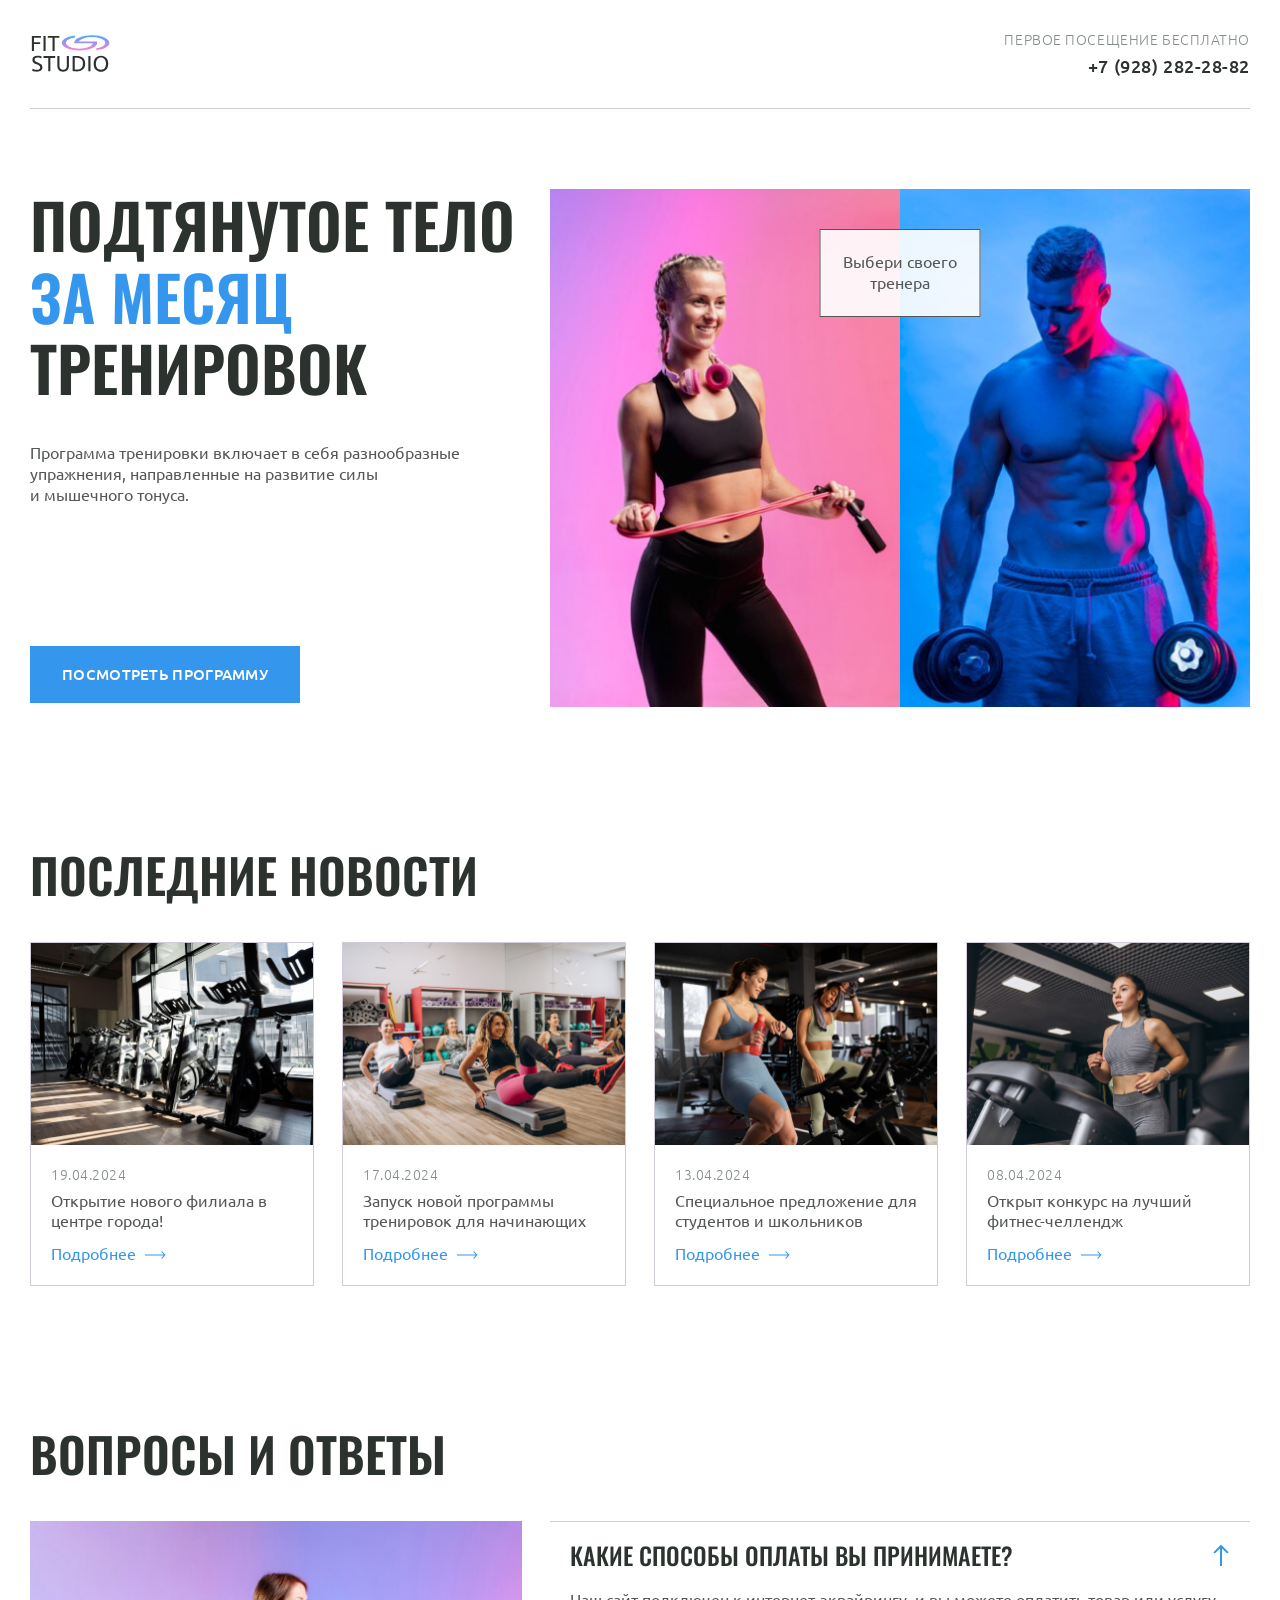
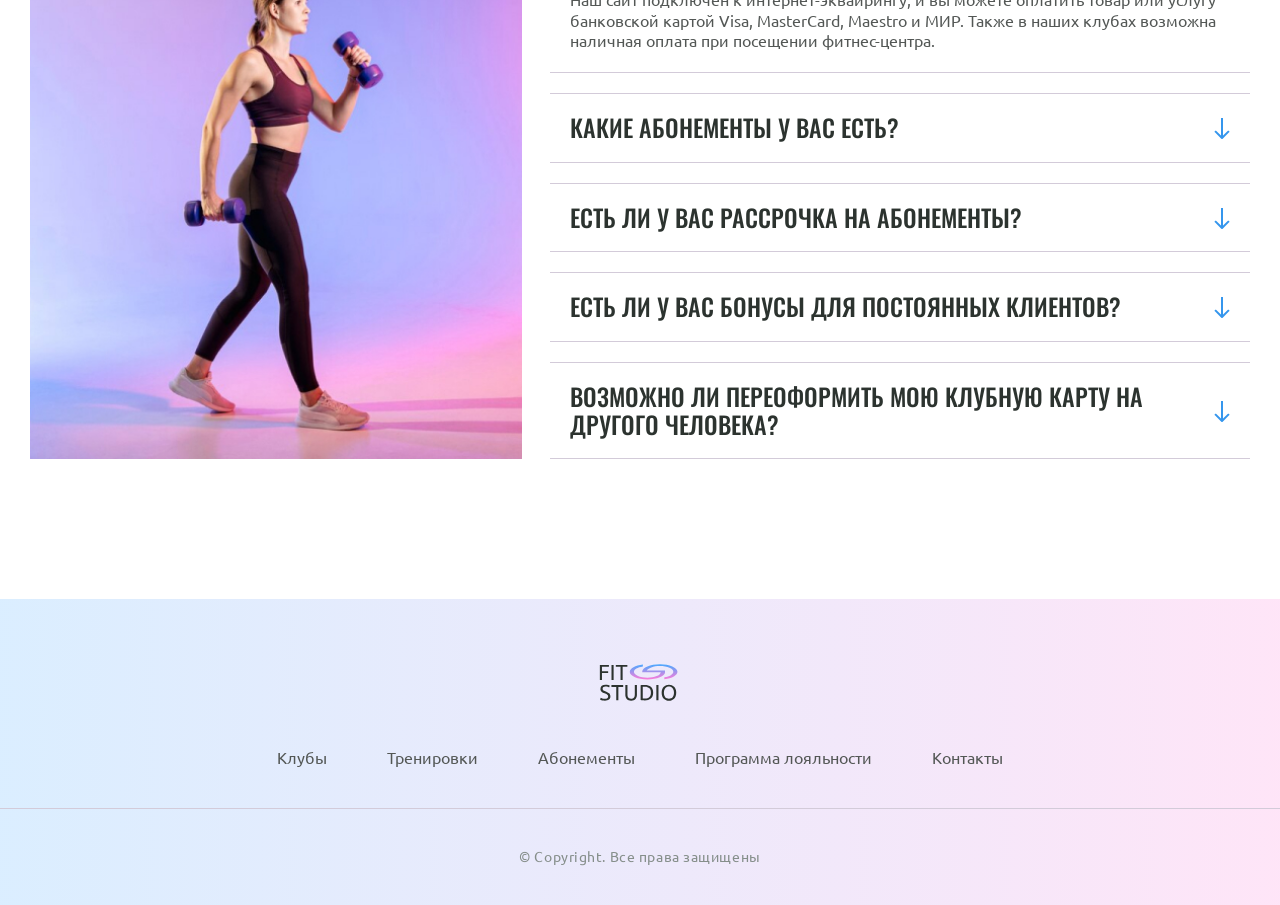
<file: fit-studio/index.html>
<!DOCTYPE html>
<html lang="ru" class="home-page">
	<head>
		<meta charset="UTF-8" />
		<meta name="viewport" content="width=device-width, initial-scale=1.0" />
		<title>Fit Studio - Главная</title>
		<link rel="stylesheet" href="./css/normalize.css" />
		<link rel="stylesheet" href="./css/fonts.css" />
		<link rel="stylesheet" href="./css/globals.css" />
		<link rel="stylesheet" href="./css/header.css" />
		<link rel="stylesheet" href="./css/index.css" />
		<link rel="stylesheet" href="./css/footer.css" />
		<link
			rel="icon"
			type="image/svg+xml"
			sizes="128x128"
			href="./images/favicon-icon.svg"
		/>
	</head>
	<body>
		<header class="header">
			<div class="container">
				<div class="header-inner">
					<a href="/">
						<img
							src="./images/logo-icon.svg"
							width="84"
							height="45"
							alt="Логотип Fit Studio"
						/>
					</a>
					<div class="phone text-sub">
						<p>Первое посещение бесплатно</p>
						<a href="tel:+79282822882">+7 (928) 282-28-82</a>
					</div>
				</div>
			</div>
		</header>
		<section class="hero section">
			<div class="container hero-container">
				<div class="hero-info">
					<h1>Подтянутое тело <strong>за месяц</strong> тренировок</h1>
					<p class="text">
						Программа тренировки включает в себя разнообразные упражнения,
						направленные на развитие силы и мышечного тонуса.
					</p>
					<a class="button" href="#">Посмотреть программу</a>
				</div>
				<div class="hero-images">
					<p class="hero-choose text">Выбери своего тренера</p>
					<img
						src="./images/sporty-woman-img.jpg"
						width="347"
						height="513"
						alt="Спортивная девушка держит в руках скакалку"
					/>
					<img
						src="./images/sporty-man-img.jpg"
						width="353"
						height="513"
						alt="Спортивный мужчина держит в руках гантели"
					/>
				</div>
			</div>
		</section>
		<section class="news section">
			<div class="container">
				<h2 class="title-large">Последние новости</h2>
				<div class="news-container">
					<article class="news-article">
						<header>
							<img
								src="./images/news/news-1-img.jpg"
								width="284"
								height="203"
								alt="Велотренажеры в спортивном зале"
							/>
							<div class="news-info">
								<time class="news-date text-sub" datetime="2024-04-19">
									19.04.2024
								</time>
								<h3 class="text">Открытие нового филиала в центре города!</h3>
							</div>
						</header>
						<footer>
							<a class="news-link" href="article.html">Подробнее</a>
						</footer>
					</article>
					<article class="news-article">
						<header>
							<img
								src="./images/news/news-2-img.jpg"
								width="284"
								height="203"
								alt="Группа женщин занимается спортом"
							/>
							<div class="news-info">
								<time class="news-date text-sub" datetime="2024-04-17">
									17.04.2024
								</time>
								<h3 class="text">
									Запуск новой программы тренировок для начинающих
								</h3>
							</div>
						</header>
						<footer>
							<a class="news-link" href="article.html">Подробнее</a>
						</footer>
					</article>
					<article class="news-article">
						<header>
							<img
								src="./images/news/news-3-img.jpg"
								width="284"
								height="203"
								alt="Две девушки занимаются на велотренажерах"
							/>
							<div class="news-info">
								<time class="news-date text-sub" datetime="2024-04-13">
									13.04.2024
								</time>
								<h3 class="text">
									Специальное предложение для студентов и школьников
								</h3>
							</div>
						</header>
						<footer>
							<a class="news-link" href="article.html">Подробнее</a>
						</footer>
					</article>
					<article class="news-article">
						<header>
							<img
								src="./images/news/news-4-img.jpg"
								width="284"
								height="203"
								alt="Девушка на беговой дорожке"
							/>
							<div class="news-info">
								<time class="news-date text-sub" datetime="2024-04-08">
									08.04.2024
								</time>
								<h3 class="text">Открыт конкурс на лучший фитнес-челлендж</h3>
							</div>
						</header>
						<footer>
							<a class="news-link" href="article.html">Подробнее</a>
						</footer>
					</article>
				</div>
			</div>
		</section>
		<section class="faq section">
			<div class="container">
				<h2 class="title-large">Вопросы и ответы</h2>
				<div class="faq-container">
					<img
						src="./images/sporty-woman-2-img.jpg"
						width="492"
						height="531"
						alt="Спортивная девушка с гантелями"
					/>
					<div>
						<details name="faq" open>
							<summary class="title-medium">
								Какие способы оплаты вы принимаете?
							</summary>
							<p class="text">
								Наш сайт подключен к интернет-эквайрингу, и вы можете оплатить
								товар или услугу банковской картой Visa, MasterCard, Maestro и
								МИР. Также в наших клубах возможна наличная оплата при посещении
								фитнес-центра.
							</p>
						</details>
						<details name="faq">
							<summary class="title-medium">
								Какие абонементы у вас есть?
							</summary>
							<p class="text">
								Наш сайт подключен к интернет-эквайрингу, и вы можете оплатить
								товар или услугу банковской картой Visa, MasterCard, Maestro и
								МИР. Также в наших клубах возможна наличная оплата при посещении
								фитнес-центра.
							</p>
						</details>
						<details name="faq">
							<summary class="title-medium">
								Есть ли у вас рассрочка на абонементы?
							</summary>
							<p class="text">
								Наш сайт подключен к интернет-эквайрингу, и вы можете оплатить
								товар или услугу банковской картой Visa, MasterCard, Maestro и
								МИР. Также в наших клубах возможна наличная оплата при посещении
								фитнес-центра.
							</p>
						</details>
						<details name="faq">
							<summary class="title-medium">
								Есть ли у вас бонусы для постоянных клиентов?
							</summary>
							<p class="text">
								Наш сайт подключен к интернет-эквайрингу, и вы можете оплатить
								товар или услугу банковской картой Visa, MasterCard, Maestro и
								МИР. Также в наших клубах возможна наличная оплата при посещении
								фитнес-центра.
							</p>
						</details>
						<details name="faq">
							<summary class="title-medium">
								Возможно ли переоформить мою клубную карту на другого человека?
							</summary>
							<p class="text">
								Наш сайт подключен к интернет-эквайрингу, и вы можете оплатить
								товар или услугу банковской картой Visa, MasterCard, Maestro и
								МИР. Также в наших клубах возможна наличная оплата при
								посещенииß фитнес-центра.
							</p>
						</details>
					</div>
				</div>
			</div>
		</section>
		<footer class="footer">
			<div class="footer-top">
				<div class="container">
					<a class="footer-logo" href="/">
						<img
							src="./images/logo-icon.svg"
							width="84"
							height="45"
							alt="Логотип Fit Studio"
						/>
					</a>
					<nav class="menu">
						<ul>
							<li><a href="#">Клубы</a></li>
							<li><a href="#">Тренировки</a></li>
							<li><a href="#">Абонементы</a></li>
							<li><a href="#">Программа лояльности</a></li>
							<li><a href="#">Контакты</a></li>
						</ul>
					</nav>
				</div>
			</div>
			<div class="container">
				<p class="copyright">&copy; Copyright. Все права защищены</p>
			</div>
		</footer>
	</body>
</html>
</file>
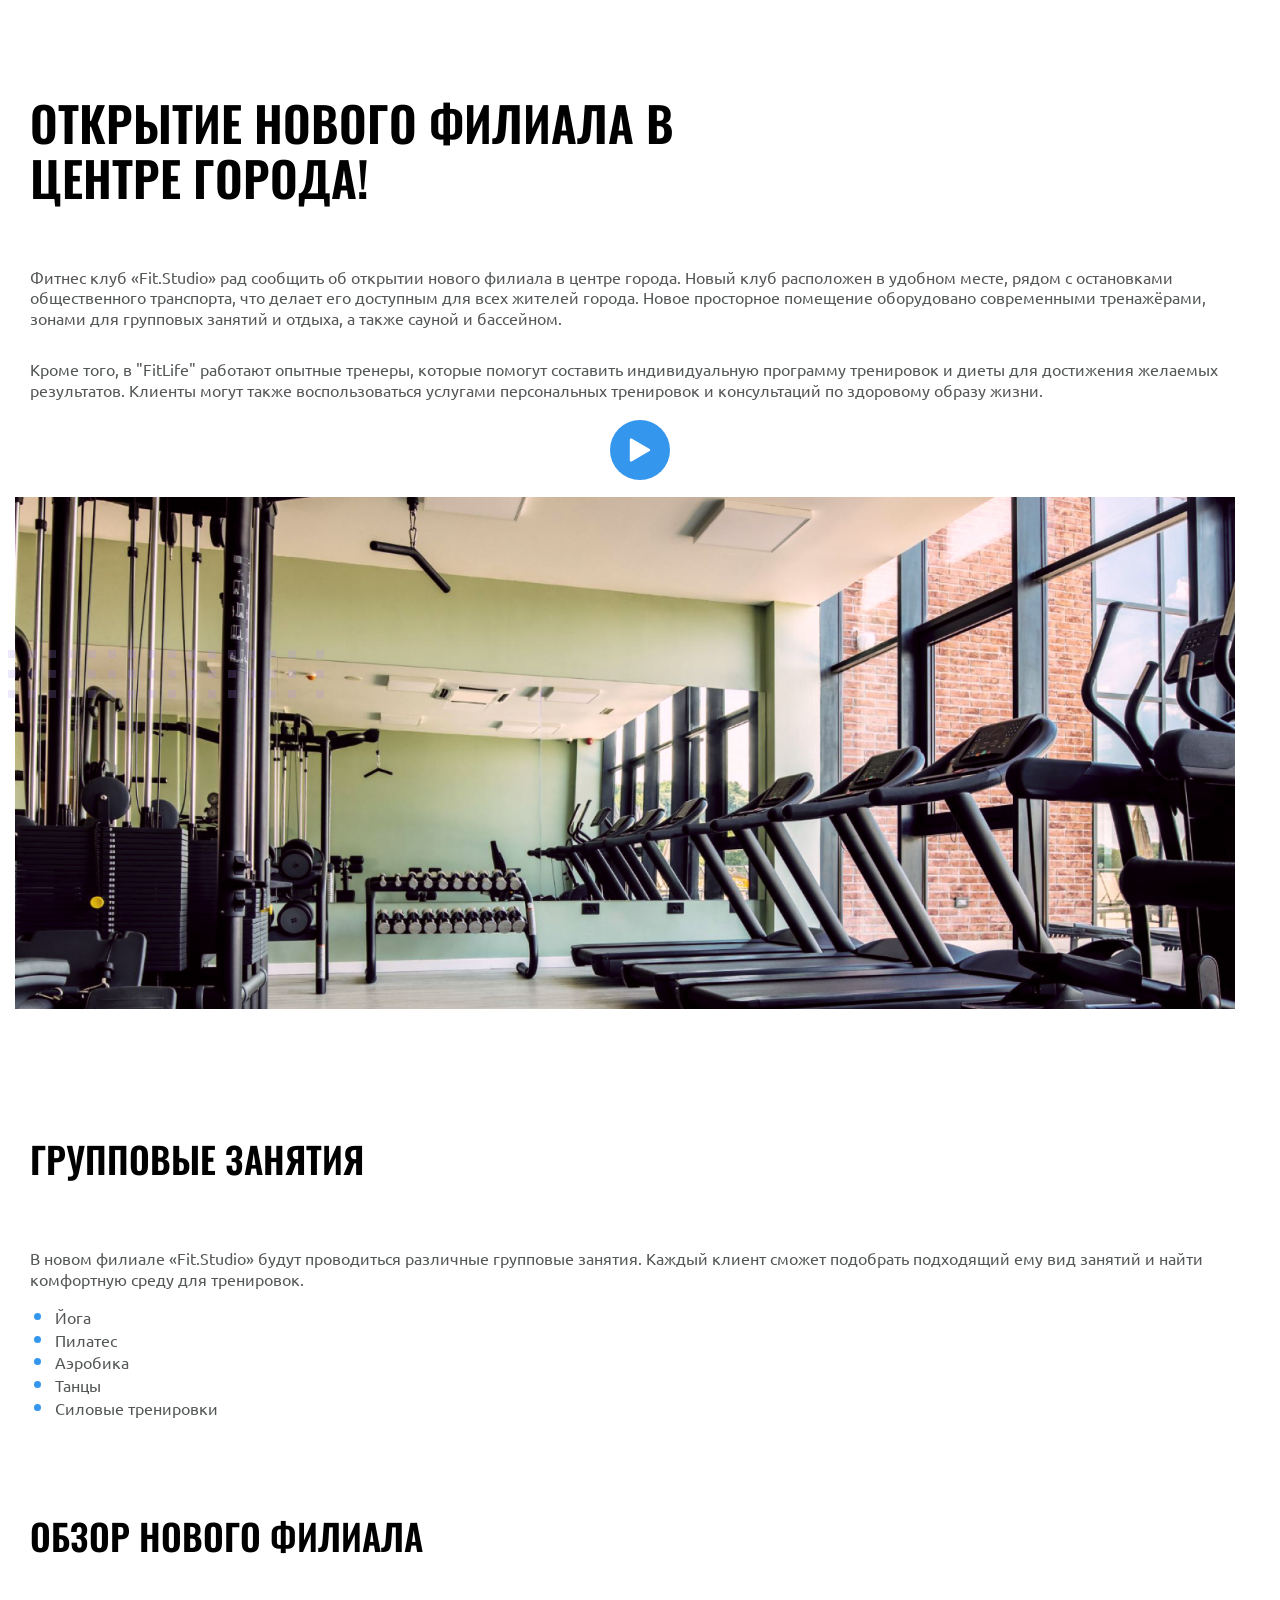
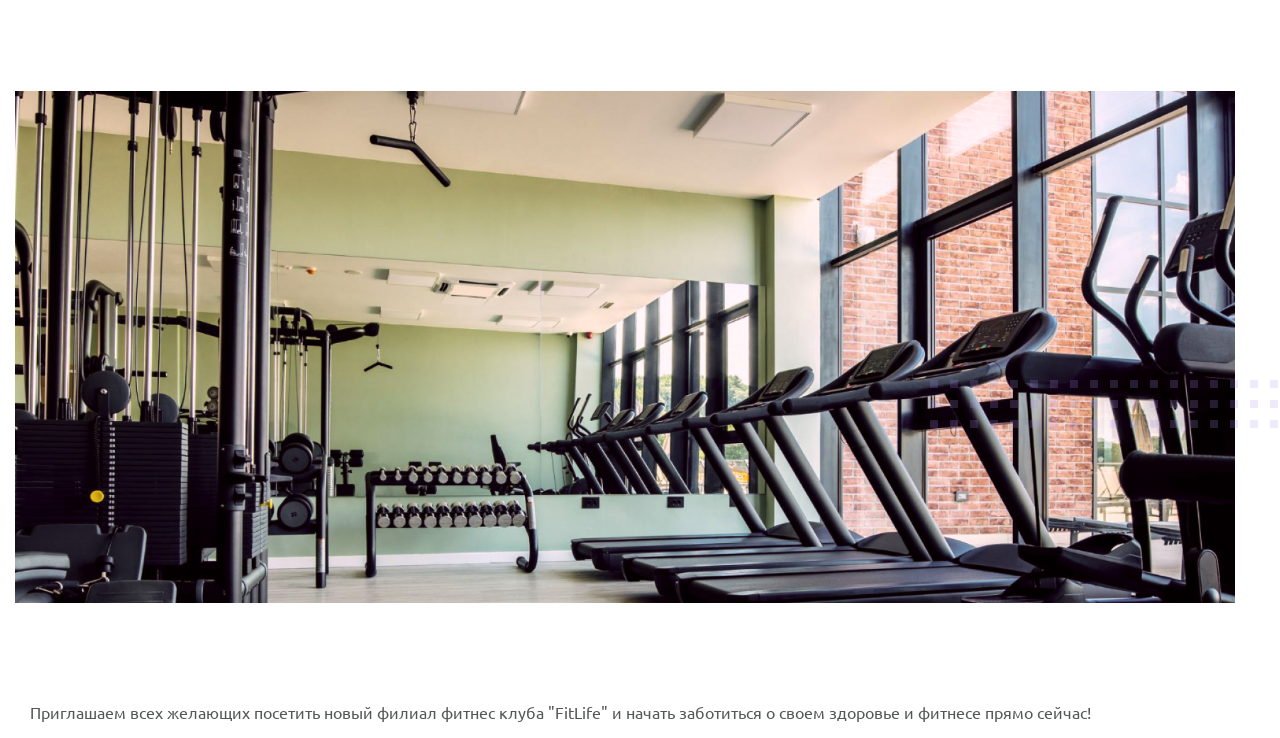
<file: fitka-1/index.html>
<!doctype html>
<html lang="ru">
  <head>
    <meta charset="UTF-8" />
    <meta name="viewport" content="width=device-width, initial-scale=1.0" />
    <title>Fit Studio - Открытие нового филиала!</title>
    <link rel="stylesheet" href="./css/normalize.css" />
    <link rel="stylesheet" href="./css/fonts.css" />
    <link rel="stylesheet" href="./css/article.css" />
  </head>
  <body>
    <div class="container">
      <article class="article">
        <h1 class="title">Открытие нового филиала в центре города!</h1>
        <p class="text">
          Фитнес клуб «Fit.Studio» рад сообщить об открытии нового филиала
          в центре города. Новый клуб расположен в удобном месте, рядом
          с остановками общественного транспорта, что делает его доступным
          для всех жителей города. Новое просторное помещение оборудовано
          современными тренажёрами, зонами для групповых занятий и отдыха,
          а также сауной и бассейном.
        </p>
        <p class="text">
          Кроме того, в "FitLife" работают опытные тренеры, которые помогут
          составить индивидуальную программу тренировок и диеты для достижения
          желаемых результатов. Клиенты могут также воспользоваться услугами
          персональных тренировок и консультаций по здоровому образу жизни.
        </p>
        <div class="article-decor-wrapper article-decor-wrapper-1">
          <img
            class="img"
            src="./images/gym-img.jpg"
            width="1220"
            height="512"
            alt="Тренажерный зал"
          />
        </div>
        <h2 class="HII">Групповые занятия</h2>
        <p class="text">
          В новом филиале «Fit.Studio» будут проводиться различные групповые
          занятия. Каждый клиент сможет подобрать подходящий ему вид занятий
          и найти комфортную среду для тренировок.
        </p>
        <ul class="article-ul">
          <li class="ul">Йога</li>
          <li class="ul">Пилатес</li>
          <li class="ul">Аэробика</li>
          <li class="ul">Танцы</li>
          <li class="ul">Силовые тренировки</li>
        </ul>
        <p class="art"></p>
        <h2 class="HII">Обзор нового филиала</h2>

        <div class="article-decor-wrapper article-decor-wrapper-2">
          <img
            class="img"
            src="./images/gym-img.jpg"
            width="1220"
            height="512"
            alt="Тренажерный зал"
          />
          <button class="article-play-button">
            <img
              src="./images/play-icon.svg"
              width="24"
              height="24"
              alt="Запустить"
            />
          </button>
        </div>

        <p class="text">
          Приглашаем всех желающих посетить новый филиал фитнес клуба "FitLife"
          и начать заботиться о своем здоровье и фитнесе прямо сейчас!
        </p>
      </article>
    </div>
  </body>
</html>
</file>
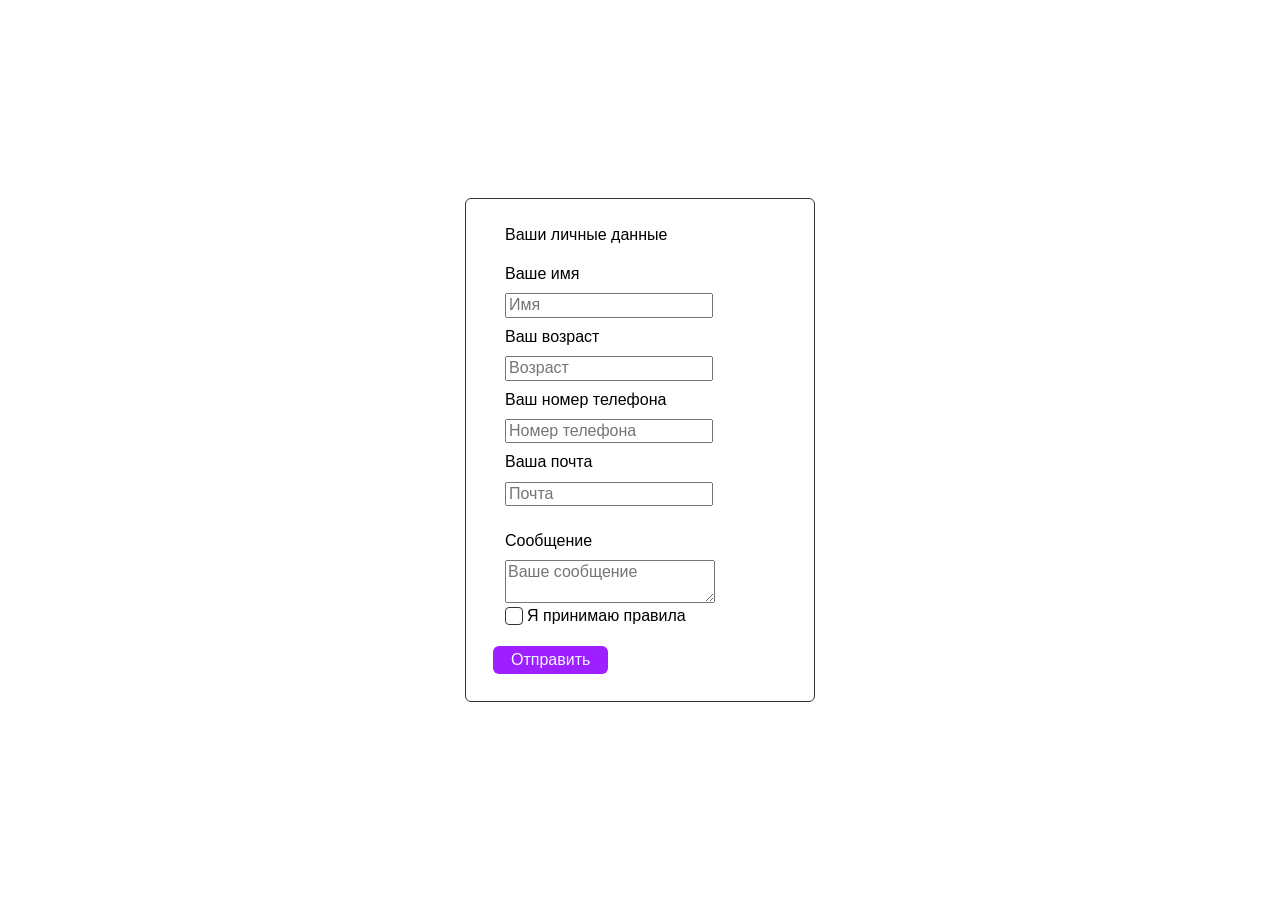
<file: Form-1/index.html>
<!doctype html>
<html lang="ru">
  <head>
    <meta charset="UTF-8" />
    <meta name="viewport" content="width=device-width, initial-scale=1.0" />
    <title>Стилизация формы</title>
    <link rel="stylesheet" href="normalize.css" />
    <link rel="stylesheet" href="style.css" />
  </head>
  <body>
    <form class="form">
      <fieldset class="form-group">
        <legend class="form-group-title">Ваши личные данные</legend>
        <label for="name" class="label">Ваше имя</label>
        <input
          id="name"
          class="input"
          type="text"
          placeholder="Имя"
          name="name"
          required
        />
        <label for="age" class="label">Ваш возраст</label>
        <input
          id="age"
          class="input"
          type="number"
          placeholder="Возраст"
          name="age"
          required
        />
        <label for="phone" class="label">Ваш номер телефона</label>
        <input
          id="phone"
          class="input"
          type="tel"
          placeholder="Номер телефона"
          name="phone"
          required
        />
        <label for="email" class="label">Ваша почта</label>
        <input
          id="email"
          class="input"
          type="email"
          placeholder="Почта"
          name="email"
          required
        />
      </fieldset>
      <fieldset class="form-group">
        <label for="message" class="label">Сообщение</label>
        <textarea
          id="message"
          class="textarea"
          placeholder="Ваше сообщение"
          name="message"
          required
        ></textarea>
        <label class="label">
          <input class="checkbox" type="checkbox" name="checkbox" required />
          <span class="checkbox-text">Я принимаю правила</span>
        </label>
      </fieldset>
      <button class="button">Отправить</button>
    </form>
    </form>
  </body>
</html>
</file>
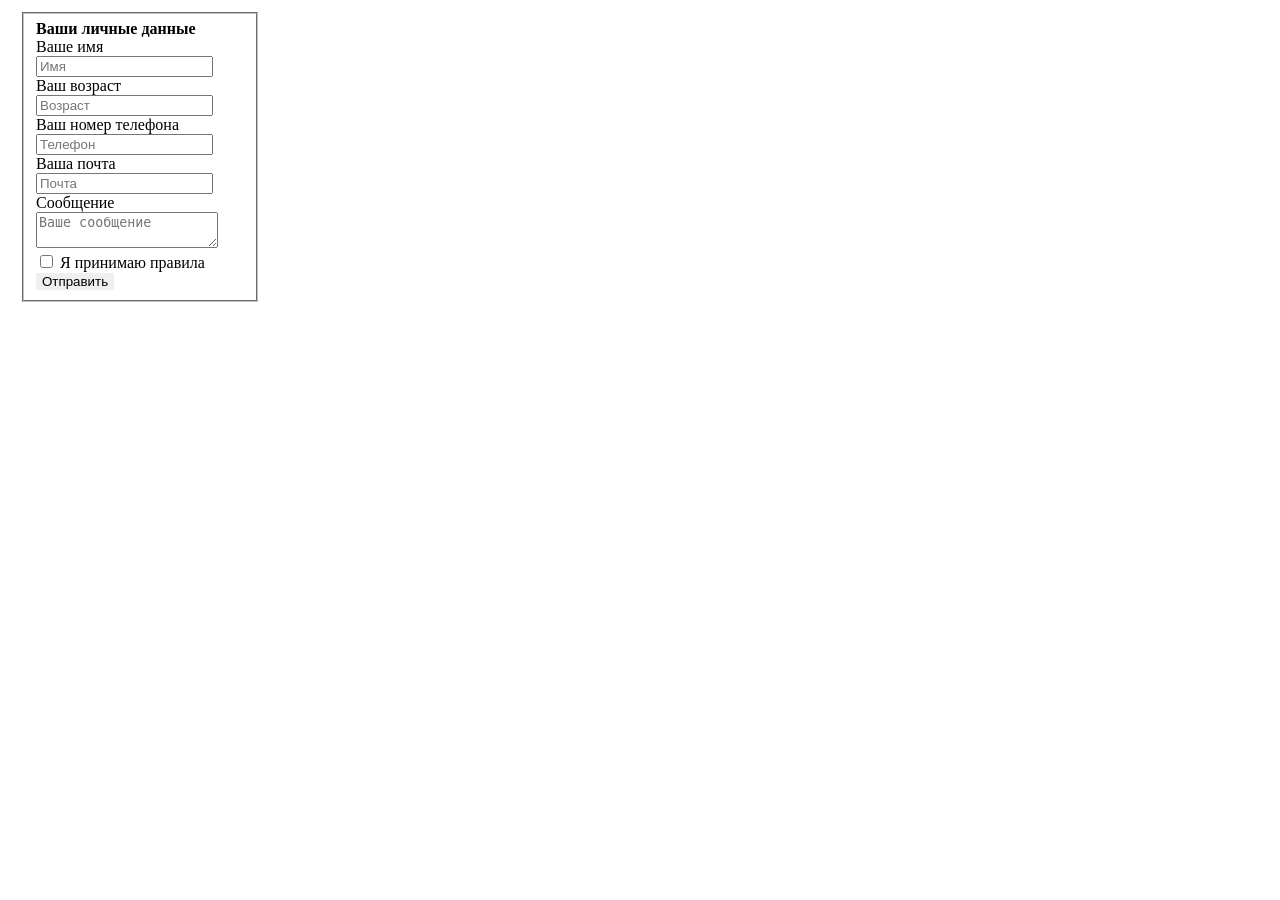
<file: Form/index.html>
<!doctype html>
<html lang="en">
  <head>
    <meta charset="UTF-8" />
    <meta name="viewport" content="width=, initial-scale=1.0" />
    <title>Document</title>
    <link rel="stylesheet" href="style.css" />
  </head>
  <body>
    <form>
      <fieldset>
        <h4>Ваши личные данные</h4>
        <label>
          Ваше имя
          <input type="text" / placeholder="Имя" required>
        </label>
        <label>
          Ваш возраст
          <input type="number" placeholder="Возраст"/ required>
        </label>
        <label>
          Ваш номер телефона 
          <input type="tel" name="name" placeholder="Телефон" required>
        </label>
        <label>
          Ваша почта
          <input type="email" name="pochta" placeholder="Почта" required>
        </label>
        <label>
          Сообщение
         <textarea name="mess" placeholder="Ваше сообщение"></textarea> 
        </label>
        <label>
          <input type="checkbox" name="sogl""> Я принимаю правила
        </label>
      
      <label >
        <button>Отправить</button>
      </label> 
      </fieldset>
    </form>
  </body>
</html>
</file>
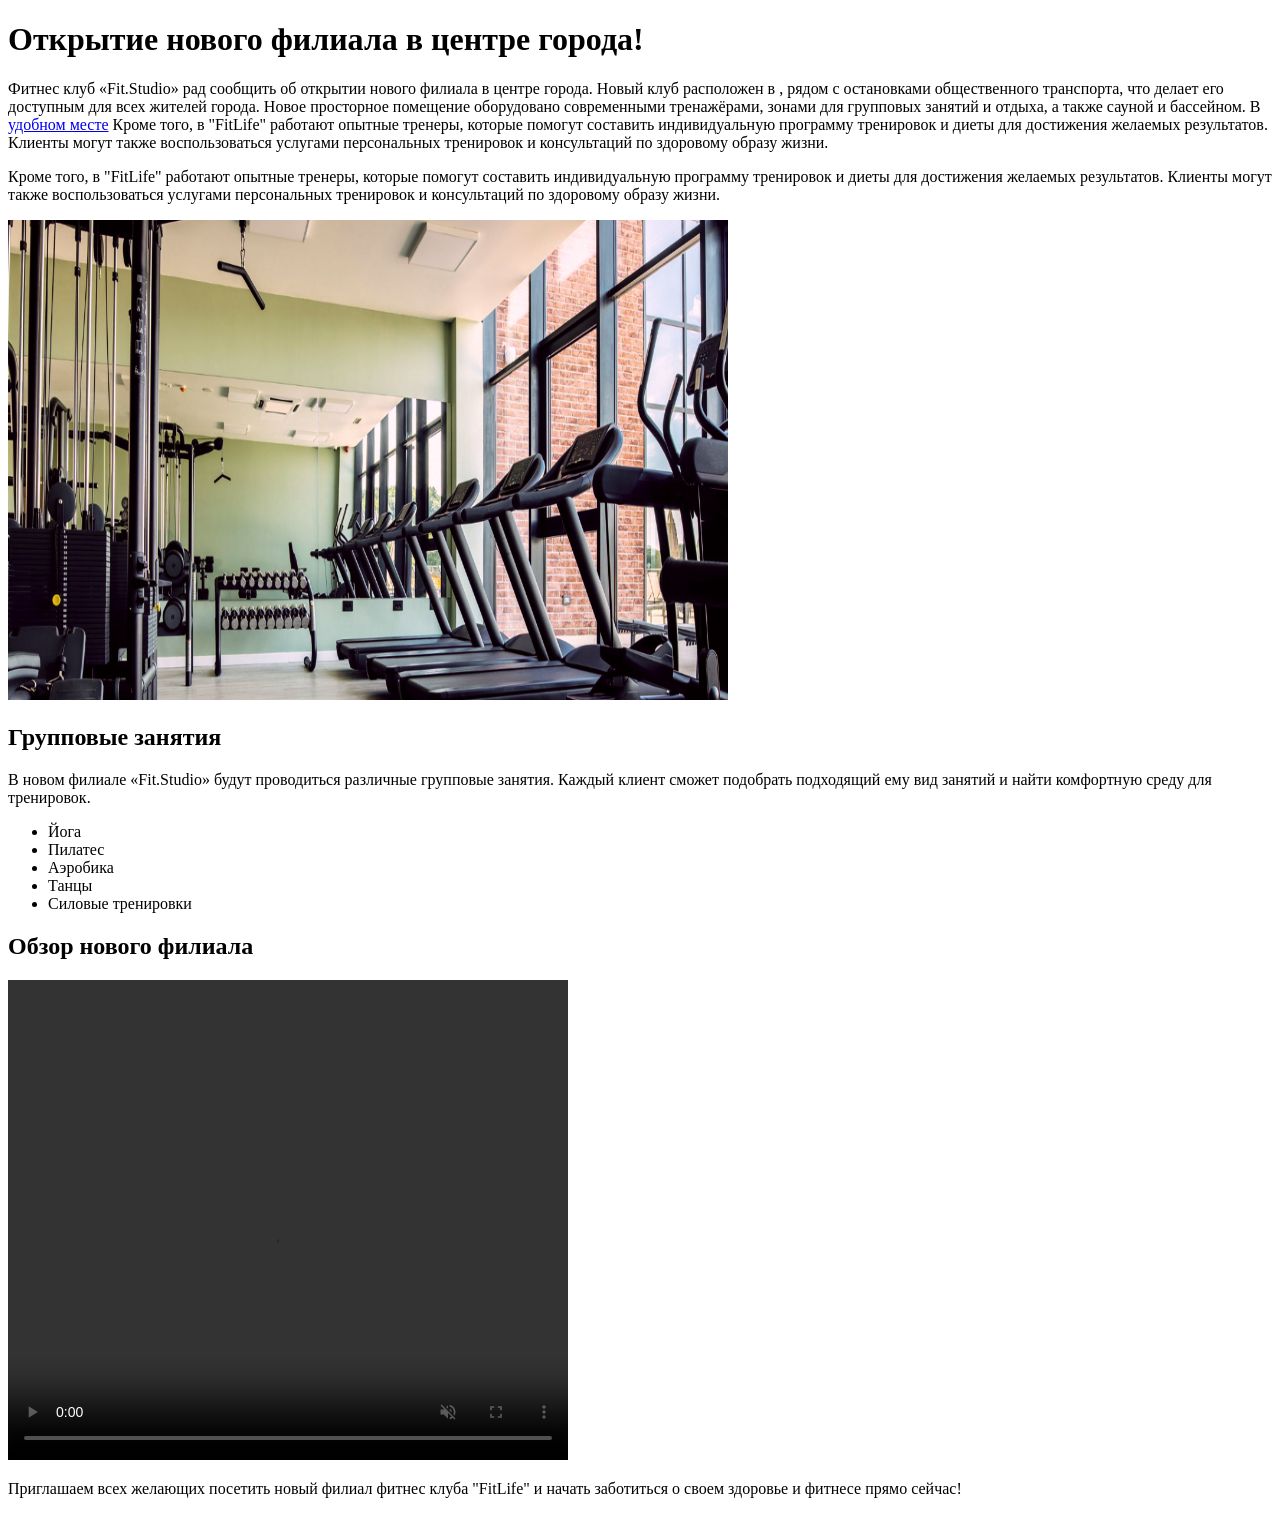
<file: Praktika/index.html>
<!doctype html>
<html lang="en">
  <head>
    <meta charset="UTF-8" />
    <meta name="viewport" content="width=device-width, initial-scale=1.0" />
    <title>Document</title>
  </head>
  <body>
    <h1>Открытие нового филиала в центре города!</h1>
    <p>
      Фитнес клуб «Fit.Studio» рад сообщить об открытии нового филиала в центре
      города. Новый клуб расположен в , рядом с остановками общественного
      транспорта, что делает его доступным для всех жителей города. Новое
      просторное помещение оборудовано современными тренажёрами, зонами для
      групповых занятий и отдыха, а также сауной и бассейном. В
      <a
        href="https://yandex.ru/search?text=%D0%A2%D0%BE%D1%87%D0%BA%D0%B0+%D0%BD%D0%B0+%D0%BA%D0%B0%D1%80%D1%82%D0%B5+%D0%97%D0%B0%D0%BE%D0%B7%D1%91%D1%80%D0%BD%D0%B0%D1%8F+%D1%83%D0%BB.%2C+12%2C+%D0%9F%D1%80%D0%B8%D0%BE%D0%B7%D0%B5%D1%80%D1%81%D0%BA&oid=b%3A189780188619&noreask=1"
        >удобном месте</a
      >
      Кроме того, в "FitLife" работают опытные тренеры, которые помогут
      составить индивидуальную программу тренировок и диеты для достижения
      желаемых результатов. Клиенты могут также воспользоваться услугами
      персональных тренировок и консультаций по здоровому образу жизни.
    </p>
    <p>
      Кроме того, в "FitLife" работают опытные тренеры, которые помогут
      составить индивидуальную программу тренировок и диеты для достижения
      желаемых результатов. Клиенты могут также воспользоваться услугами
      персональных тренировок и консультаций по здоровому образу жизни.
    </p>
    <img src="./images/gym-image.jpg" width="720"
      height="480" alt="Фото тренажерного зала" />
    <h2>Групповые занятия</h2>
    <p>
      В новом филиале «Fit.Studio» будут проводиться различные групповые
      занятия. Каждый клиент сможет подобрать подходящий ему вид занятий и найти
      комфортную среду для тренировок.
    </p>
    <ul>
      <li>Йога</li>
      <li>Пилатес</li>
      <li>Аэробика</li>
      <li>Танцы</li>
      <li>Силовые тренировки</li>
    </ul>
    <h2>Обзор нового филиала</h2>
    <video src="./video/gym-video.mp4" width="560"
      height="480" controls muted autoplay></video>
    <p>
      Приглашаем всех желающих посетить новый филиал фитнес клуба "FitLife" и
      начать заботиться о своем здоровье и фитнесе прямо сейчас!
    </p>
  </body>
</html>
</file>
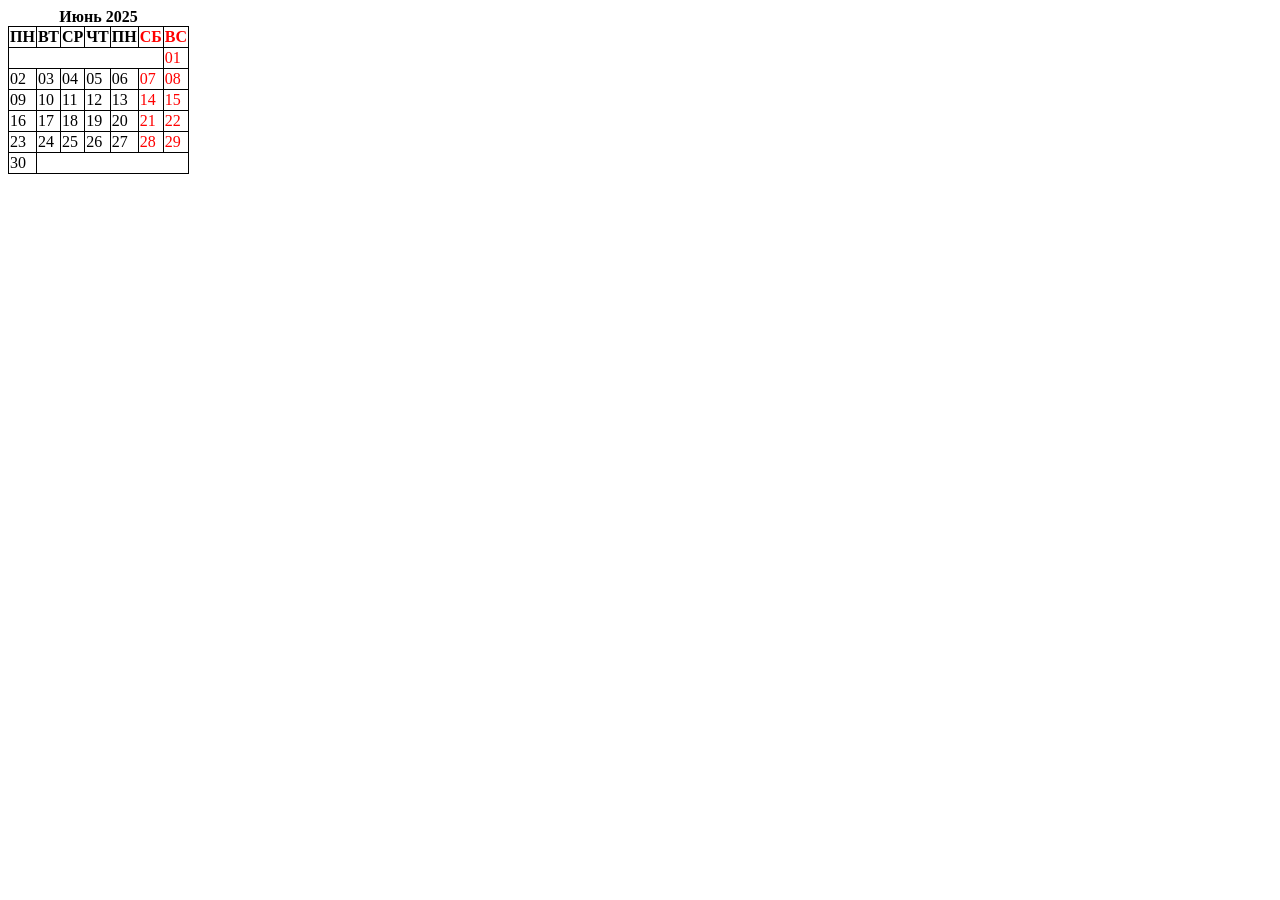
<file: table/index.html>
<!doctype html>
<html lang="en">
  <head>
    <meta charset="UTF-8" />
    <meta name="viewport" content="width=device-width, initial-scale=1.0" />
    <title>Document</title>
    <link rel="stylesheet" href="style.css" />
  </head>
  <body>
    <table>
      <caption>
        <b>Июнь 2025</b>
      </caption>
      <tr row>
        <th>ПН</th>
        <th>ВТ</th>
        <th>СР</th>
        <th>ЧТ</th>
        <th>ПН</th>
        <th id="color-red">СБ</th>
        <th id="color-red">ВС</th>
      </tr>
      <tr>
        <td colspan="6"></td>
        <td id="color-red">01</td>
      </tr>

      <tr>
        <td>02</td>
        <td>03</td>
        <td>04</td>
        <td>05</td>
        <td>06</td>
        <td id="color-red">07</td>
        <td id="color-red">08</td>
      </tr>
      <tr>
        <td>09</td>
        <td>10</td>
        <td>11</td>
        <td>12</td>
        <td>13</td>
        <td id="color-red">14</td>
        <td id="color-red">15</td>
      </tr>
      <tr>
        <td>16</td>
        <td>17</td>
        <td>18</td>
        <td>19</td>
        <td>20</td>
        <td id="color-red">21</td>
        <td id="color-red">22</td>
      </tr>
      <tr>
        <td>23</td>
        <td>24</td>
        <td>25</td>
        <td>26</td>
        <td>27</td>
        <td id="color-red">28</td>
        <td id="color-red">29</td>
      </tr>
      <tr>
        <td>30</td>
        <td colspan="6"></td>
      </tr>
    </table>
  </body>
</html>
</file>
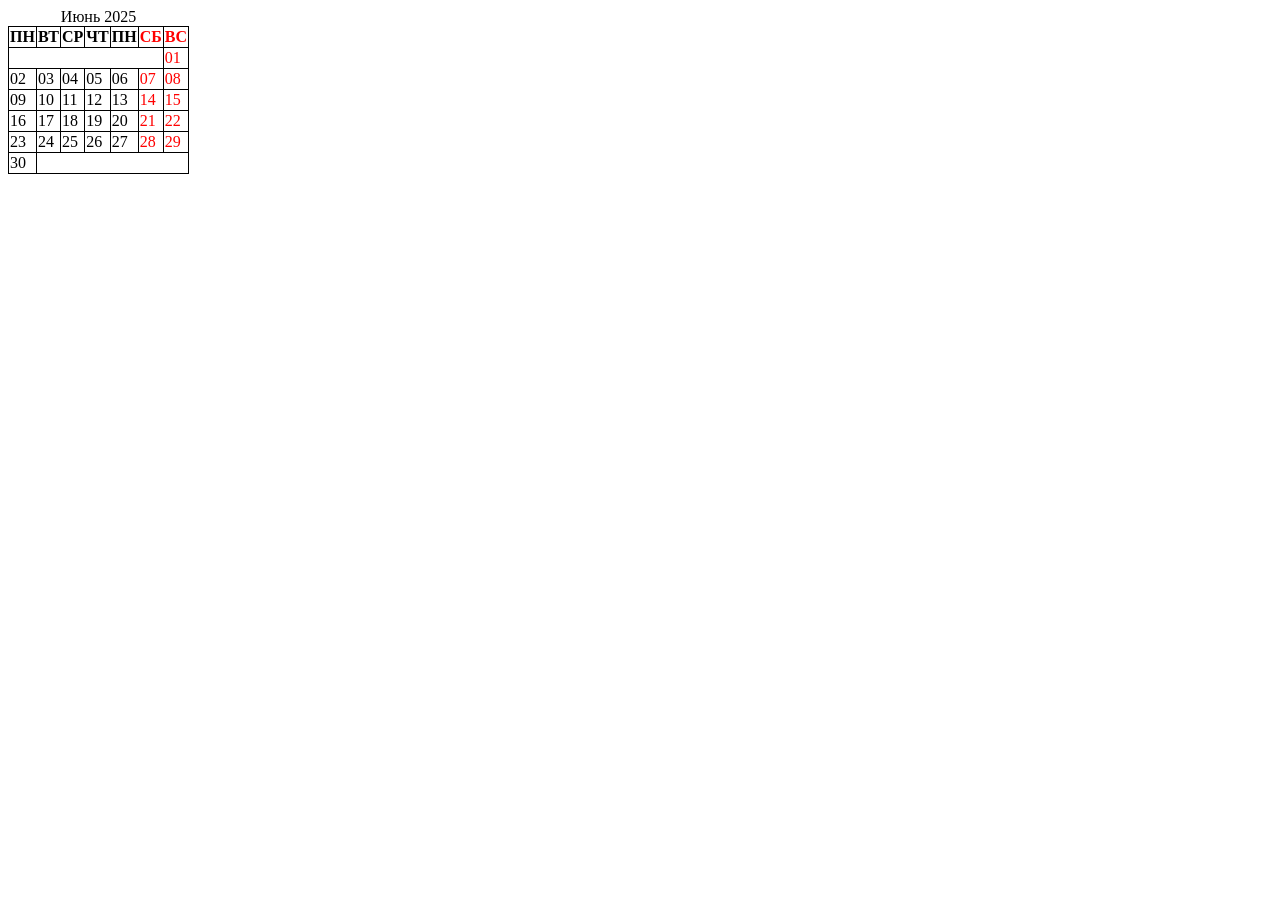
<file: Таблицы урок/index.html>
<!doctype html>
<html lang="en">
  <head>
    <meta charset="UTF-8" />
    <meta name="viewport" content="width=device-width, initial-scale=1.0" />
    <title>Document</title>
    <link rel="stylesheet" href="style.css" />
  </head>
  <body>
    <table>
      <caption>
        Июнь 2025
      </caption>
      <tr row>
        <th>ПН</th>
        <th>ВТ</th>
        <th>СР</th>
        <th>ЧТ</th>
        <th>ПН</th>
        <th id="color-red">СБ</th>
        <th id="color-red">ВС</th>
      </tr>
      <tr>
        <td colspan="6"></td>
        <td id="color-red">01</td>
      </tr>

      <tr>
        <td>02</td>
        <td>03</td>
        <td>04</td>
        <td>05</td>
        <td>06</td>
        <td id="color-red">07</td>
        <td id="color-red">08</td>
      </tr>
      <tr>
        <td>09</td>
        <td>10</td>
        <td>11</td>
        <td>12</td>
        <td>13</td>
        <td id="color-red">14</td>
        <td id="color-red">15</td>
      </tr>
      <tr>
        <td>16</td>
        <td>17</td>
        <td>18</td>
        <td>19</td>
        <td>20</td>
        <td id="color-red">21</td>
        <td id="color-red">22</td>
      </tr>
      <tr>
        <td>23</td>
        <td>24</td>
        <td>25</td>
        <td>26</td>
        <td>27</td>
        <td id="color-red">28</td>
        <td id="color-red">29</td>
      </tr>
      <tr>
        <td>30</td>
        <td colspan="6"></td>
      </tr>
    </table>
  </body>
</html>
</file>
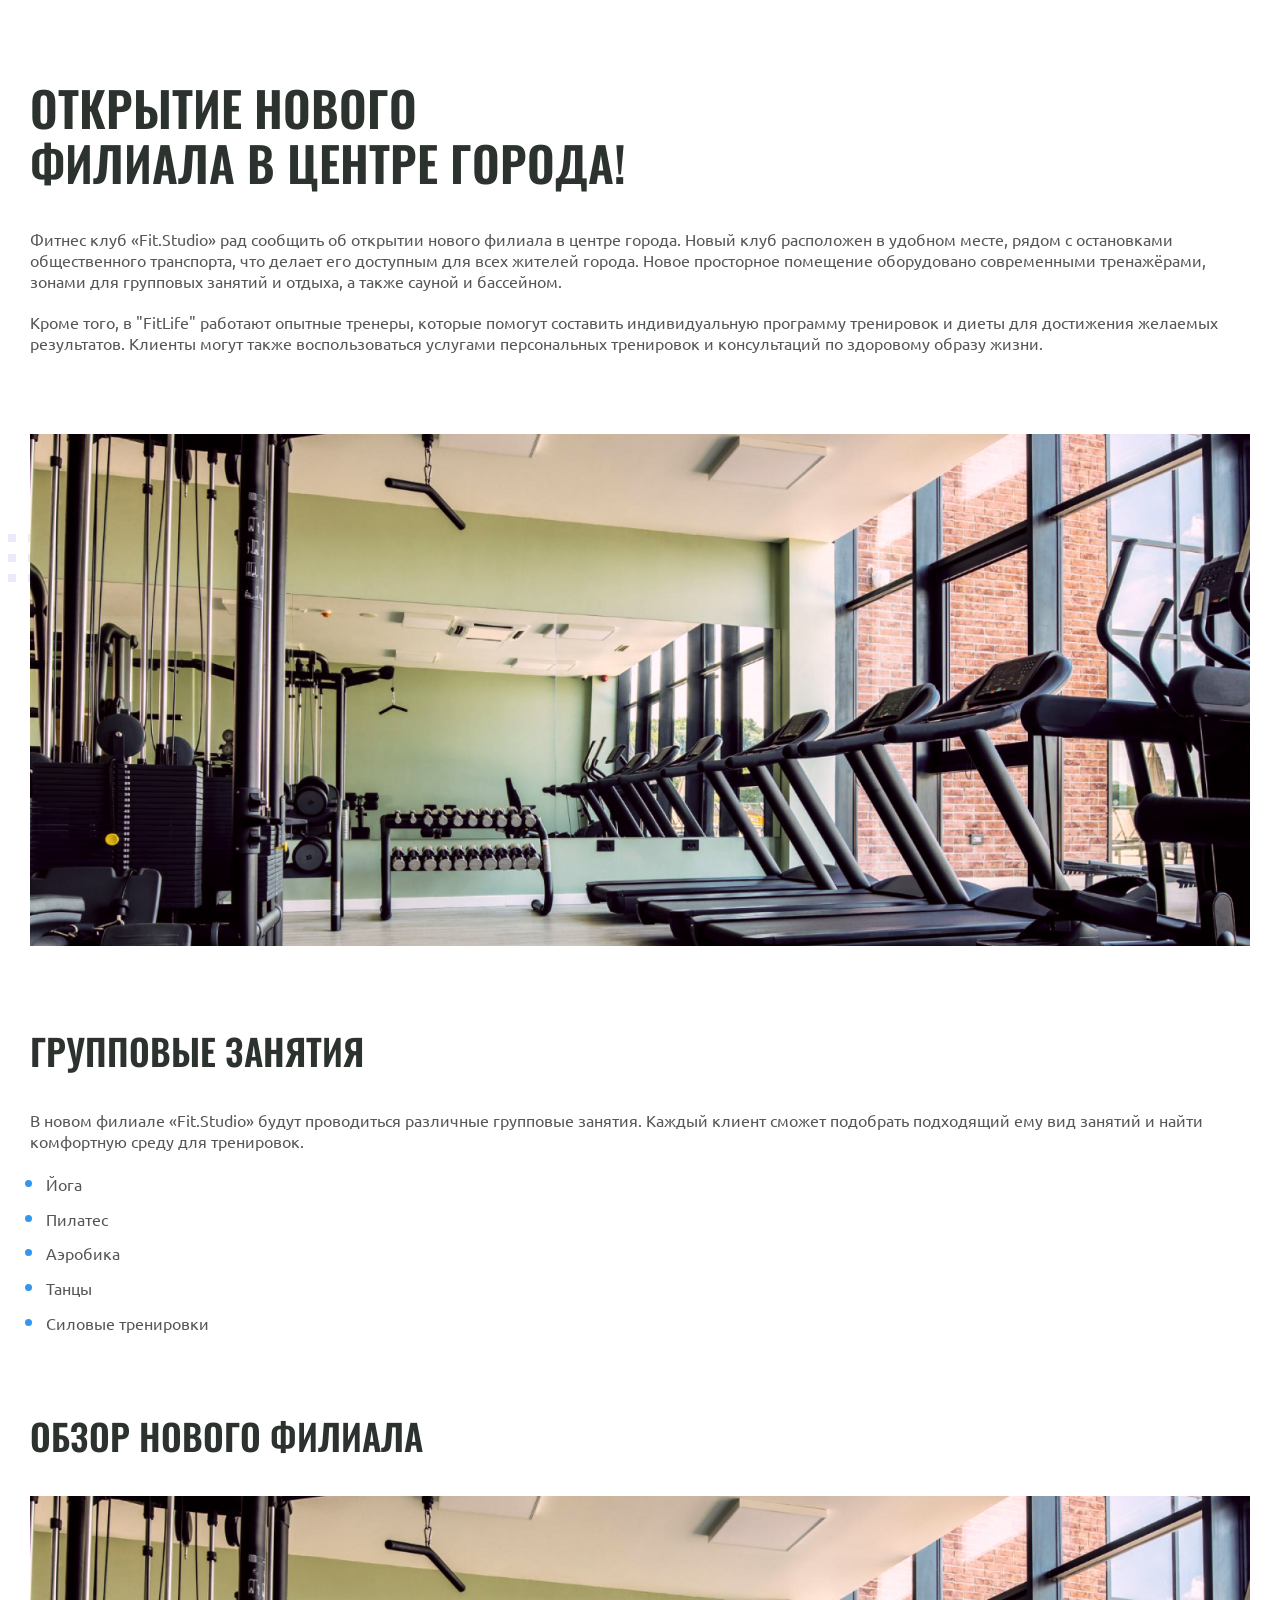
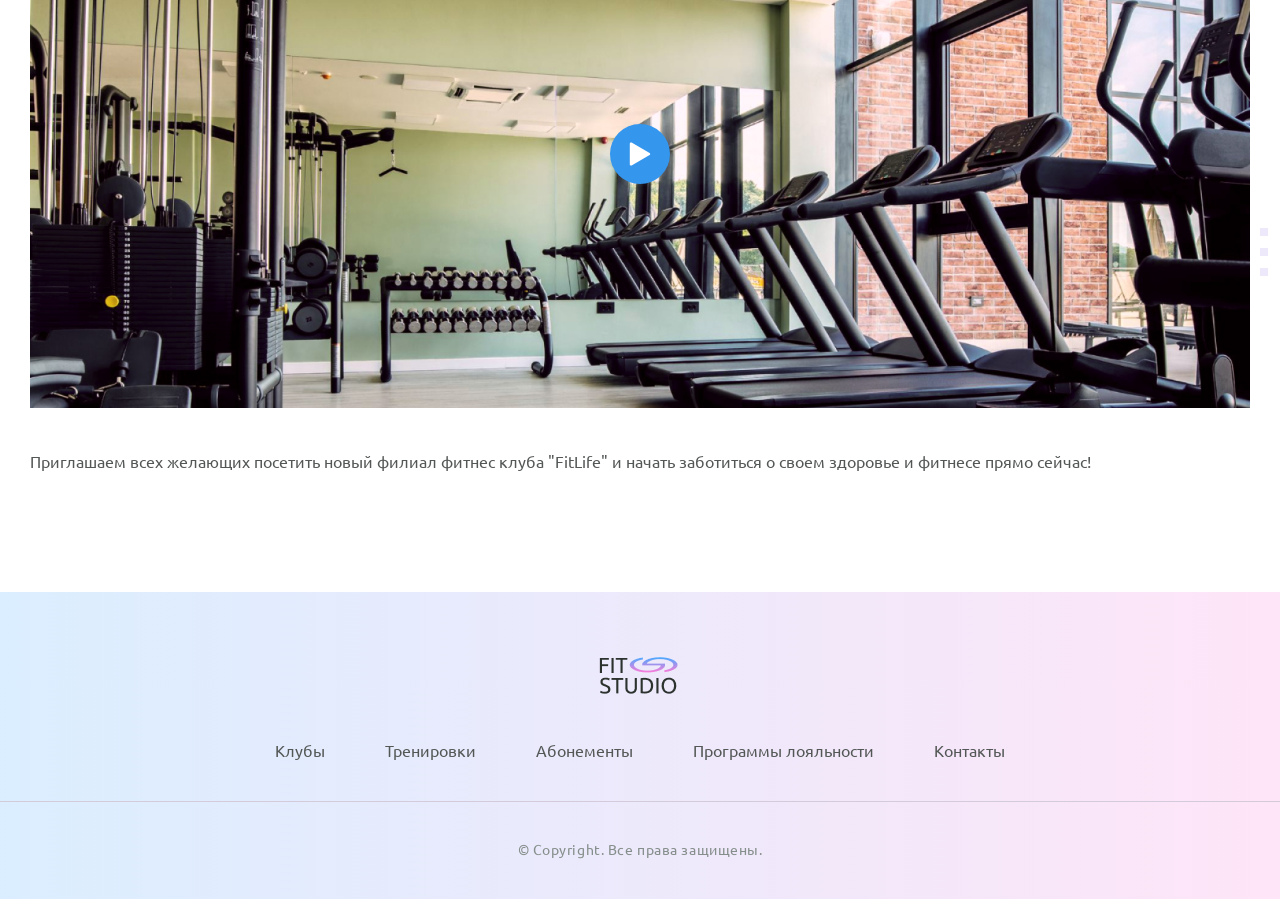
<file: Fit-studio-FAQ/article.html>
<!doctype html>
<html lang="ru">
  <head>
    <meta charset="UTF-8" />
    <meta name="viewport" content="width=device-width, initial-scale=1.0" />
    <title>Fit Studio - Открытие нового филиала!</title>
    <link rel="stylesheet" href="./css/normalize.css" />
    <link rel="stylesheet" href="./css/fonts.css" />
    <link rel="stylesheet" href="./css/globals.css" />
    <link rel="stylesheet" href="./css/article.css" />
    <link rel="stylesheet" href="./css/footer.css" />

    <link
      rel="icon"
      type="image/svg+xml"
      sizes="128x128"
      href="./images/favicon-icon.svg"
    />
  </head>
  <body>
    <article class="article">
      <div class="container">
        <h1 class="tittle-large article-title article-title-large">
          Открытие нового филиала в центре города!
        </h1>
        <p class="article-text">
          Фитнес клуб «Fit.Studio» рад сообщить об открытии нового филиала
          в центре города. Новый клуб расположен в удобном месте, рядом
          с остановками общественного транспорта, что делает его доступным
          для всех жителей города. Новое просторное помещение оборудовано
          современными тренажёрами, зонами для групповых занятий и отдыха,
          а также сауной и бассейном.
        </p>
        <p class="article-text article-mb-1">
          Кроме того, в "FitLife" работают опытные тренеры, которые помогут
          составить индивидуальную программу тренировок и диеты для достижения
          желаемых результатов. Клиенты могут также воспользоваться услугами
          персональных тренировок и консультаций по здоровому образу жизни.
        </p>
        <div class="article-decor-wrapper article-decor-wrapper-1 article-mb-1">
          <img
            class="article-img"
            src="./images/gym-img.jpg"
            width="1220"
            height="512"
            alt="Тренажерный зал"
          />
        </div>
        <h2 class="tittle-large article-title-medium">Групповые занятия</h2>
        <p class="article-text">
          В новом филиале «Fit.Studio» будут проводиться различные групповые
          занятия. Каждый клиент сможет подобрать подходящий ему вид занятий
          и найти комфортную среду для тренировок.
        </p>
        <ul class="article-list article-text article-mb-1">
          <li class="article-item">Йога</li>
          <li class="article-item">Пилатес</li>
          <li class="article-item">Аэробика</li>
          <li class="article-item">Танцы</li>
          <li class="article-item">Силовые тренировки</li>
        </ul>
        <h2 class="article-title article-title-medium">Обзор нового филиала</h2>
        <div class="article-decor-wrapper article-decor-wrapper-2 article-mb-2">
          <button class="article-play-button">
            <img
              src="./images/play-icon.svg"
              width="24"
              height="24"
              alt="Запустить"
            />
          </button>
          <img
            class="article-img"
            src="./images/gym-img.jpg"
            width="1220"
            height="512"
            alt="Тренажерный зал"
          />
        </div>
        <p class="article-text">
          Приглашаем всех желающих посетить новый филиал фитнес клуба "FitLife"
          и начать заботиться о своем здоровье и фитнесе прямо сейчас!
        </p>
      </div>
    </article>
    <footer class="footer">
      <div class="footer-top">
        <div class="container">
          <a class="footer-logo" href="/">
            <img
              src="./images/logo.png"
              width="84"
              height="45"
              alt="Логотип Fit - Studio"
            />
          </a>
          <nav class="menu">
            <ul>
              <li><a href="#">Клубы</a></li>
              <li><a href="#">Тренировки</a></li>
              <li><a href="#">Абонементы</a></li>
              <li><a href="#">Программы лояльности</a></li>
              <li><a href="#">Контакты</a></li>
            </ul>
          </nav>
        </div>
      </div>
      <div class="container">
        <p class="Copyright">&copy; Copyright. Все права защищены.</p>
      </div>
    </footer>
  </body>
</html>
</file>
<file: src/style.css>
*{padding: 0;margin: 0;border: 0;}
*,*:before,*:after{-webkit-box-sizing: border-box;box-sizing: border-box;}
:focus,:active{outline: none;}
a:focus,a:active{outline: none;}
nav,footer,header,aside{display: block;}
html,body{
    height:100%;width:100%;
    font-size:100%;line-height:1;-ms-text-size-adjust:100%;-moz-text-size-adjust:100%;-webkit-text-size-adjust:100%;}
input,button,textarea{font-family:inherit;}
input::-ms-clear{display: none;}
button{cursor: pointer;}
button::-moz-focus-inner{padding:0;border:0;}
a,a:visited{text-decoration: none;}
a:hover{text-decoration: none;}
ul li{list-style: none;}
img{vertical-align: top;}
h1,h2,h3,h4,h5,h6{font-size:inherit;font-weight: inherit;}
a{color:inherit;}



body {
    font-family: "Montserrat",SansSerif;
    color: black;
}

body.overflow {
    overflow: hidden;
}



.layout {
    display: -webkit-box;
    display: -ms-flexbox;
    display: flex;
    min-height: 100vh;
}

.sidebar {
    padding: 40px 24px 40px 0;
    -ms-flex-negative: 0;
    flex-shrink: 0;
    background-color: white;
}



.content {
    -webkit-box-flex: 1;
    -ms-flex-positive: 1;
    flex-grow: 1;
    background-color: #F4F4F4;
}

.container {
    display: -webkit-box;
    display: -ms-flexbox;
    display: flex;
    -webkit-box-orient: vertical;
    -webkit-box-direction: normal;
    -ms-flex-direction: column;
    flex-direction: column;
    -webkit-box-pack: center;
    -ms-flex-pack: center;
    justify-content: center;
    -webkit-box-align: center;
    -ms-flex-align: center;
    align-items: center;
    padding: 150px 60px 80px 60px;
}


.logo {
    margin-left: 60px;
    margin-bottom: 60px;
}

.sidebar__user {
    background-color: #F4F4F4;
    padding: 20px 30px;
    margin-left: 60px;
    margin-bottom: 100px;
    border-radius: 8px;
    border: 1px solid #DADEC9;
}

.sidebar__name {
    color:#161814;
    font-size: 18px;
    font-weight: 500;
    margin-bottom: 6px;
}

.sidebar__text {
    color: #AFB1A7;
    font-size: 13px;
    font-weight: 400;
    line-height: 130%; /* 16.9px */
}

.sidebar__item {
    width: 372px;
}

.sidebar__button {
    display: -webkit-box;
    display: -ms-flexbox;
    display: flex;
    -webkit-box-align: center;
    -ms-flex-align: center;
    align-items: center;
    gap: 10px;
    padding: 20px 60px;
    margin-bottom: 12px;
    border-radius: 0px 100px 100px 0px;
    -webkit-transition: all .5s;
    -o-transition: all .5s;
    transition: all .5s;
    cursor: pointer;
    width: 90%;
    color:#161814;
    font-size: 16px;
    font-weight: 500;
}

.sidebar__button.active , .sidebar__button:hover {
    width: 100%;
    background-color: #DAF765;
}


.content__title {
    color: #161814;
    font-size: 48px;
    font-weight: 700;
    margin-bottom: 40px;
}

.content__list {
    display: -webkit-box;
    display: -ms-flexbox;
    display: flex;
    -webkit-box-align: center;
    -ms-flex-align: center;
    align-items: center;
    -ms-flex-wrap: wrap;
    flex-wrap: wrap;
    gap: 20px;
}



.content__list-item  {
    cursor: pointer;
    padding: 12px 18px;
    background-color: #fff;
    border-radius: 10px;
    border: 1px solid #DADEC9;
    -webkit-transition: all .3s;
    -o-transition: all .3s;
    transition: all .3s;
}

.content__list-item:hover,.content__list-diplom:hover {
    background-color: #AFB1A7;
}

li a {
    padding: 12px 18px;

}


.content__list-diplom {
    -webkit-transition: all .3s;
    -o-transition: all .3s;
    transition: all .3s;
    display: inline-block;
    padding: 12px 18px;
    background-color: #fff;
    border-radius: 10px;
    border: 1px solid #DADEC9;
}

.content__decor {
    display: -webkit-box;
    display: -ms-flexbox;
    display: flex;
    -webkit-box-align: center;
    -ms-flex-align: center;
    align-items: center;
}

.content__decor-text {
    color:#BEDD44;
    font-size: 36px;
    font-weight: 700;
    line-height: 110%; /* 39.6px */
}

.content__block {
    max-width: 1200px;
}

.content__block.hidden {
    display: none;
}

.content__decor-img img{
    width: 100%;
}

.burger {
    display: none;
    padding: 5px;
    position: fixed;
    top: 3%;
    right: 7%;
    width: 40px;
    height: 40px;
    background-color: #161814;
    border-radius: 50%;
    z-index: 10;
    border: 1px solid #DAF765;
}

@media (max-width: 768px) {
    .burger {
        display: block;
    }

    .sidebar {
        -webkit-transition: all .3s;
        -o-transition: all .3s;
        transition: all .3s;
        -webkit-transform: translateX(-100%);
        -ms-transform: translateX(-100%);
        transform: translateX(-100%);
        position: fixed;
        top: 0;
        left: 0;
        bottom: 0;
        z-index: 5;
    }

    .sidebar.show {
        -webkit-transform: translateX(0%);
        -ms-transform: translateX(0%);
        transform: translateX(0%);
    }

    .overlay {
        opacity: 0;
        pointer-events: none;
        -webkit-transition: all .3s;
        -o-transition: all .3s;
        transition: all .3s;
        position: absolute;
        top: 0;
        right: 0;
        left: 0;
        bottom: 0;
        z-index: 3;
        background-color: #000000e0;
    }

    .overlay.show {
        opacity: 1;
        pointer-events: all;
    }

    .container {
        padding: 40px 20px;
        min-height: 100%;
    }

    .content__decor {
        margin-top: 20px;
        -webkit-box-orient: vertical;
        -webkit-box-direction: normal;
        -ms-flex-direction: column;
        flex-direction: column;
    }
}

@media (max-width: 400px) {
    .sidebar__user {
        margin-left: 0;
    }
}
</file>
<file: Fit-studio-FAQ/css/fonts.css>
@font-face {
  font-family: "Ubuntu";
  src: local("Ubuntu"), url("../fonts/UbuntuLight.woff2") format("woff2");
  font-weight: 300;
  font-style: normal;
  font-display: swap;
}

@font-face {
  font-family: "Ubuntu";
  src: local("Ubuntu"), url("../fonts/UbuntuRegular.woff2") format("woff2");
  font-weight: 400;
  font-style: normal;
  font-display: swap;
}

@font-face {
  font-family: "Ubuntu";
  src: local("Ubuntu"), url("../fonts/UbuntuMedium.woff2") format("woff2");
  font-weight: 500;
  font-style: normal;
  font-display: swap;
}

@font-face {
  font-family: "Oswald";
  src: local("Oswald"), url("../fonts/OswaldMedium.woff2") format("woff2");
  font-weight: 500;
  font-style: normal;
  font-display: swap;
}

@font-face {
  font-family: "Oswald";
  src: local("Oswald"), url("../fonts/OswaldSemiBold.woff2") format("woff2");
  font-weight: 600;
  font-style: normal;
  font-display: swap;
}
</file>
<file: Fit-studio-FAQ/css/globals.css>
html {
  font-family: Ubuntu, sans-serif;
  font-weight: 400;
}

*,
*::before,
*::after {
  box-sizing: border-box;
}
body {
  display: flex;
  flex-direction: column;
  min-height: 100vh;
}
h1,
h2,
h3,
h4,
h5,
h6,
p {
  margin: 0;
}

.container {
  max-width: 1250px;
  margin: 0 auto;
  padding: 0 15px;
}
a {
  text-decoration: none;
}

.text {
  font-weight: 400;
  font-size: 16px;
  line-height: 130%;
  color: #535755;
}
.button {
  font-weight: 500;
  font-size: 15px;
  line-height: 130%;
  letter-spacing: 0.02em;
  text-transform: uppercase;
  text-align: center;
  color: #fff;
  background-color: #3596ed;
  padding: 19px 32px;
  margin-top: auto;
}
.button:hover {
  opacity: 0.85;
}
button:active {
  background-color: #2d82cd;
}
.section {
  margin-bottom: 140px;
}

.tittle-large {
  max-width: 596px;
  margin-bottom: 40px;
  font-family: Oswald;
  font-size: 48px;
  font-weight: 600;
  line-height: 115%;
  text-transform: uppercase;
  color: #2c332f;
}
.title-medium {
  font-family: Oswald, sans-serif;
  font-weight: 500;
  font-size: 24px;
  line-height: 115%;
  text-transform: uppercase;
  color: #2c332f;
}
.text-sub {
  font-weight: 300;
  font-size: 14px;
  letter-spacing: 0.04em;
  text-align: right;
  color: #858e8a;
  text-transform: uppercase;
}
a:focus-visible,
button:focus-visible {
  outline: 2px solid #3596ed;
  outline-offset: 1px;
}
a:active {
  color: #3596ed;
}
</file>
<file: Fit-studio-FAQ/css/index.css>
.hero {
  padding-top: 80px;
  position: relative;
}
.hero::after {
  content: "";
  position: absolute;
  z-index: -1;
  width: 100%;
  height: 48px;
  background: url(../images/decor-icon-index.svg) repeat-x;
  bottom: 106px;
}
.hero-container {
  display: flex;
  align-items: center;
}
.hero-images {
  display: flex;
  position: relative;
}
.hero h1 {
  margin-bottom: 40px;
  font-family: "Oswald", sans-serif;
  font-weight: 600;
  font-size: 62px;
  line-height: 115%;
  text-transform: uppercase;
}
.hero h1 strong {
  color: #3596ed;
  font-weight: 600;
}
.hero-info .text {
  max-width: 440px;
  margin-bottom: 140px;
}
.hero-shuss {
  position: absolute;
  top: 40px;
  left: 50%;
  transform: translateX(-50%);
  max-width: 161px;
  border: 1px solid #535755;
  padding: 22px;
  background: rgba(255, 255, 255, 0.9);
  text-align: center;
}
.news-container {
  display: flex;
  gap: 28px;
}
.news-article {
  display: flex;
  flex-direction: column;
  max-width: 284px;
  background-color: #fff;
  border: 1px solid #d3cbd9;
  overflow: hidden;
}
.news-article img {
  display: block;
}
.news-article footer {
  margin-top: auto;
}
.news-date {
  display: inline-block;
  margin-bottom: 8px;
  padding-top: 20px;
}
.news-info {
  padding: 0 20px 20px;
}
.news-link {
  display: inline-flex;
  align-items: center;
  gap: 8px;
  font-weight: 400;
  font-size: 16px;
  line-height: 130%;
  color: #3596ed;
}
.news-link::after {
  content: "";
  display: block;
  width: 20px;
  height: 9px;
  background-image: url(../images/aroow-right-icon.svg);
}
.FAQ {
  position: relative;
}
.FAQ::before {
  content: "";
  position: absolute;
  top: 215px;
  z-index: -1;
  width: calc(50% - 250px);
  height: 48px;
  background: url(../images/decor-icon-index.svg) repeat-x;
}
.faq-container {
  display: flex;
  gap: 28px;
}

details {
  margin-bottom: 20px;
  border-block: 1px solid #d3cbd9;
}

details[open] summary::after {
  transform: rotate(180deg);
}

summary {
  display: flex;
  align-items: center;
  justify-content: space-between;
  gap: 10px;
  list-style: none;
  padding: 20px;
  cursor: pointer;
}
summary::after {
  content: "";
  display: inline-block;
  width: 17px;
  height: 22px;
  background: url(../images/стрелка2.svg) no-repeat center / cover;
}
details > p {
  padding: 0 20px 20px;
}
</file>
<file: Fit-studio-FAQ/css/header.css>
.header-inner {
  display: flex;
  gap: 10px;
  justify-content: space-between;
  align-items: center;
  padding-top: 30px;
  padding-bottom: 30px;
  border-bottom: 1px solid #d3cbd9;
}
.phone {
  text-align: right;
}
.phone:hover {
  color: #3596ed;
}
.phone p {
  margin-bottom: 8px;
}
.phone-link {
  font-weight: 500;
  font-size: 18px;
  color: #2c332f;
}
.phone-link:hover {
  color: #3596ed;
}
</file>
<file: Fit-studio-FAQ/css/footer.css>
.footer {
  padding: 60px 0px 40px;
  background-image: linear-gradient(
    90deg,
    rgba(73, 169, 255, 0.2) 0%,
    rgba(252, 124, 217, 0.2) 100%
  );
  text-align: center;
}
.footer-top {
  border-bottom: 1px solid #d3cbd9;
  padding-bottom: 40px;
  margin-bottom: 40px;
}
.footer-logo {
  display: inline-block;
  margin-bottom: 40px;
}
.menu ul {
  display: flex;
  justify-content: center;
  align-items: center;
  list-style: none;
  gap: 60px;
  margin: 0;
  padding: 0;
}
.menu a {
  font-weight: 400;
  font-size: 16px;
  line-height: 130%;
  color: #535755;
  transition: color 0.2s;
}
.menu:hover {
  color: #3596ed;
}

.Copyright {
  font-weight: 400;
  font-size: 14px;
  letter-spacing: 0.04em;
  color: #858e8a;
}
</file>
<file: fit-studio-faq/css/fonts.css>
@font-face {
  font-family: "Ubuntu";
  src: local("Ubuntu"), url("../fonts/UbuntuLight.woff2") format("woff2");
  font-weight: 300;
  font-style: normal;
  font-display: swap;
}

@font-face {
  font-family: "Ubuntu";
  src: local("Ubuntu"), url("../fonts/UbuntuRegular.woff2") format("woff2");
  font-weight: 400;
  font-style: normal;
  font-display: swap;
}

@font-face {
  font-family: "Ubuntu";
  src: local("Ubuntu"), url("../fonts/UbuntuMedium.woff2") format("woff2");
  font-weight: 500;
  font-style: normal;
  font-display: swap;
}

@font-face {
  font-family: "Oswald";
  src: local("Oswald"), url("../fonts/OswaldMedium.woff2") format("woff2");
  font-weight: 500;
  font-style: normal;
  font-display: swap;
}

@font-face {
  font-family: "Oswald";
  src: local("Oswald"), url("../fonts/OswaldSemiBold.woff2") format("woff2");
  font-weight: 600;
  font-style: normal;
  font-display: swap;
}
</file>
<file: fit-studio-faq/css/globals.css>
html {
  font-family: Ubuntu, sans-serif;
  font-weight: 400;
}

*,
*::before,
*::after {
  box-sizing: border-box;
}
body {
  display: flex;
  flex-direction: column;
  min-height: 100vh;
}
h1,
h2,
h3,
h4,
h5,
h6,
p {
  margin: 0;
}

.container {
  max-width: 1250px;
  margin: 0 auto;
  padding: 0 15px;
}
a {
  text-decoration: none;
}

.text {
  font-weight: 400;
  font-size: 16px;
  line-height: 130%;
  color: #535755;
}
.button {
  font-weight: 500;
  font-size: 15px;
  line-height: 130%;
  letter-spacing: 0.02em;
  text-transform: uppercase;
  text-align: center;
  color: #fff;
  background-color: #3596ed;
  padding: 19px 32px;
  margin-top: auto;
}
.button:hover {
  opacity: 0.85;
}
button:active {
  background-color: #2d82cd;
}
.section {
  margin-bottom: 140px;
}

.title-large {
  max-width: 596px;
  margin-bottom: 40px;
  font-family: Oswald;
  font-size: 48px;
  font-weight: 600;
  line-height: 115%;
  text-transform: uppercase;
  color: #2c332f;
}
.title-medium {
  font-family: Oswald, sans-serif;
  font-weight: 500;
  font-size: 24px;
  line-height: 115%;
  text-transform: uppercase;
  color: #2c332f;
}
.text-sub {
  font-weight: 300;
  font-size: 14px;
  letter-spacing: 0.04em;
  text-align: right;
  color: #858e8a;
  text-transform: uppercase;
}
a:focus-visible,
button:focus-visible {
  outline: 2px solid #3596ed;
  outline-offset: 1px;
}
a:active {
  color: #3596ed;
}
</file>
<file: fit-studio-faq/css/index.css>
.hero {
  padding-top: 80px;
  position: relative;
}
.hero::after {
  content: "";
  position: absolute;
  z-index: -1;
  width: 100%;
  height: 48px;
  background: url(../images/decor-icon-index.svg) repeat-x;
  bottom: 106px;
}
.hero-container {
  display: flex;
  align-items: center;
  gap: 28px;
}
.hero-images {
  display: flex;
  position: relative;
}
.hero-info h1 {
  margin-bottom: 40px;
  font-family: "Oswald", sans-serif;
  font-weight: 600;
  font-size: 62px;
  line-height: 115%;
  text-transform: uppercase;
  color: #2c332f;
}
.hero-info h1 strong {
  color: #3596ed;
  font-weight: 600;
}
.hero-info .text {
  max-width: 440px;
  margin-bottom: 140px;
}
.hero-shuss {
  position: absolute;
  top: 40px;
  left: 50%;
  transform: translateX(-50%);
  max-width: 161px;
  border: 1px solid #535755;
  padding: 22px;
  background: rgba(255, 255, 255, 0.9);
  text-align: center;
}
.news-container {
  display: flex;
  gap: 28px;
}
.news-article {
  display: flex;
  flex-direction: column;
  max-width: 284px;
  background-color: #fff;
  border: 1px solid #d3cbd9;
  overflow: hidden;
}
.news-article img {
  display: block;
}
.news-article footer {
  margin-top: auto;
}
.news-date {
  display: inline-block;
  margin-bottom: 8px;
  padding-top: 20px;
}
.news-info {
  padding: 0 20px 20px;
}
.news-link {
  display: inline-flex;
  align-items: center;
  gap: 8px;
  font-weight: 400;
  font-size: 16px;
  line-height: 130%;
  color: #3596ed;
}
.news-link::after {
  content: "";
  display: block;
  width: 20px;
  height: 9px;
  background-image: url(../images/aroow-right-icon.svg) no-repeat;
}
.FAQ {
  position: relative;
}
.FAQ::before {
  content: "";
  position: absolute;
  top: 215px;
  z-index: -1;
  width: calc(50% - 250px);
  height: 48px;
  background: url(../images/decor-icon-index.svg) repeat-x;
}
.faq-container {
  display: flex;
  gap: 28px;
}

details {
  margin-bottom: 20px;
  border-block: 1px solid #d3cbd9;
}

details[open] summary::after {
  transform: rotate(180deg);
}

summary {
  display: flex;
  align-items: center;
  justify-content: space-between;
  gap: 10px;
  list-style: none;
  padding: 20px;
  cursor: pointer;
}
summary::after {
  content: "";
  display: inline-block;
  width: 17px;
  height: 22px;
  background: url(../images/стрелка2.svg) no-repeat center / cover;
}
details > p {
  padding: 0 20px 20px;
}
</file>
<file: fit-studio-faq/css/header.css>
.header {
  margin-bottom: 80px;
}
.header-inner {
  display: flex;
  gap: 10px;
  justify-content: space-between;
  align-items: center;
  padding-top: 30px;
  padding-bottom: 30px;
  border-bottom: 1px solid #d3cbd9;
}
.phone {
  text-align: right;
}
.phone:hover {
  color: #3596ed;
}
.phone p {
  margin-bottom: 8px;
}
.phone-link {
  font-weight: 500;
  font-size: 18px;
  color: #2c332f;
}
.phone-link:hover {
  color: #3596ed;
}
</file>
<file: fit-studio-faq/css/footer.css>
.footer {
  padding: 60px 0px 40px;
  background-image: linear-gradient(
    90deg,
    rgba(73, 169, 255, 0.2) 0%,
    rgba(252, 124, 217, 0.2) 100%
  );
  text-align: center;
}
.footer-top {
  border-bottom: 1px solid #d3cbd9;
  padding-bottom: 40px;
  margin-bottom: 40px;
}
.footer-logo {
  display: inline-block;
  margin-bottom: 40px;
}
.menu ul {
  display: flex;
  justify-content: center;
  align-items: center;
  list-style: none;
  gap: 60px;
  margin: 0;
  padding: 0;
}
.menu a {
  font-weight: 400;
  font-size: 16px;
  line-height: 130%;
  color: #535755;
  transition: color 0.2s;
}
.menu:hover {
  color: #3596ed;
}

.Copyright {
  font-weight: 400;
  font-size: 14px;
  letter-spacing: 0.04em;
  color: #858e8a;
}
</file>
<file: fit-studio-sp-news/css/fonts.css>
@font-face {
  font-family: "Ubuntu";
  src: local("Ubuntu"), url("../fonts/UbuntuLight.woff2") format("woff2");
  font-weight: 300;
  font-style: normal;
  font-display: swap;
}

@font-face {
  font-family: "Ubuntu";
  src: local("Ubuntu"), url("../fonts/UbuntuRegular.woff2") format("woff2");
  font-weight: 400;
  font-style: normal;
  font-display: swap;
}

@font-face {
  font-family: "Ubuntu";
  src: local("Ubuntu"), url("../fonts/UbuntuMedium.woff2") format("woff2");
  font-weight: 500;
  font-style: normal;
  font-display: swap;
}

@font-face {
  font-family: "Oswald";
  src: local("Oswald"), url("../fonts/OswaldMedium.woff2") format("woff2");
  font-weight: 500;
  font-style: normal;
  font-display: swap;
}

@font-face {
  font-family: "Oswald";
  src: local("Oswald"), url("../fonts/OswaldSemiBold.woff2") format("woff2");
  font-weight: 600;
  font-style: normal;
  font-display: swap;
}
</file>
<file: fit-studio-sp-news/css/globals.css>
html {
  font-family: Ubuntu, sans-serif;
  font-weight: 400;
}

*,
*::before,
*::after {
  box-sizing: border-box;
}
body {
  display: flex;
  flex-direction: column;
  min-height: 100vh;
}
h1,
h2,
h3,
h4,
h5,
h6,
p {
  margin: 0;
}

.container {
  max-width: 1250px;
  margin: 0 auto;
  padding: 0 15px;
}
a {
  text-decoration: none;
}

.text {
  font-weight: 400;
  font-size: 16px;
  line-height: 130%;
  color: #535755;
}
.button {
  font-weight: 500;
  font-size: 15px;
  line-height: 130%;
  letter-spacing: 0.02em;
  text-transform: uppercase;
  text-align: center;
  color: #fff;
  background-color: #3596ed;
  padding: 19px 32px;
  margin-top: auto;
}
.button:hover {
  opacity: 0.85;
}
.section {
  margin-bottom: 140px;
}

.tittle-large {
  max-width: 596px;
  margin-bottom: 40px;
  font-family: Oswald;
  font-size: 48px;
  font-weight: 600;
  line-height: 115%;
  text-transform: uppercase;
  color: #2c332f;
}
.text-sub {
  font-weight: 300;
  font-size: 14px;
  letter-spacing: 0.04em;
  text-align: right;
  color: #858e8a;
  text-transform: uppercase;
}
</file>
<file: fit-studio-sp-news/css/index.css>
.hero {
  padding-top: 80px;
  position: relative;
}
.hero::after {
  content: "";
  position: absolute;
  z-index: -1;
  width: 100%;
  height: 48px;
  background: url(../images/decor-icon-index.svg) repeat-x;
  bottom: 106px;
}
.hero-container {
  display: flex;
  align-items: center;
}
.hero-images {
  display: flex;
  position: relative;
}
.hero h1 {
  margin-bottom: 40px;
  font-family: "Oswald", sans-serif;
  font-weight: 600;
  font-size: 62px;
  line-height: 115%;
  text-transform: uppercase;
}
.hero h1 strong {
  color: #3596ed;
  font-weight: 600;
}
.hero-info .text {
  max-width: 440px;
  margin-bottom: 140px;
}
.hero-shuss {
  position: absolute;
  top: 40px;
  left: 50%;
  transform: translateX(-50%);
  max-width: 161px;
  border: 1px solid #535755;
  padding: 22px;
  background: rgba(255, 255, 255, 0.9);
  text-align: center;
}
.news-container {
  display: flex;
  gap: 28px;
}
.news-article {
  display: flex;
  flex-direction: column;
  max-width: 284px;
  background-color: #fff;
  border: 1px solid #d3cbd9;
  overflow: hidden;
}
.news-article img {
  display: block;
}
.news-article footer {
  margin-top: auto;
}
.news-date {
  display: inline-block;
  margin-bottom: 8px;
  padding-top: 20px;
}
.news-info {
  padding: 0 20px 20px;
}
.news-link {
  display: inline-flex;
  align-items: center;
  gap: 8px;
  font-weight: 400;
  font-size: 16px;
  line-height: 130%;
  color: #3596ed;
}
.news-link::after {
  content: "";
  display: block;
  width: 20px;
  height: 9px;
  background-image: url(../images/aroow-right-icon.svg);
}
</file>
<file: fit-studio-sp-news/css/header.css>
.header-inner {
  display: flex;
  gap: 10px;
  justify-content: space-between;
  align-items: center;
  padding-top: 30px;
  padding-bottom: 30px;
  border-bottom: 1px solid #d3cbd9;
}
.phone {
  text-align: right;
}
.phone:hover {
  color: #3596ed;
}
.phone p {
  margin-bottom: 8px;
}
.phone-link {
  font-weight: 500;
  font-size: 18px;
  color: #2c332f;
}
.phone-link:hover {
  color: #3596ed;
}
</file>
<file: fit-studio-sp-news/css/footer.css>
.footer {
  padding: 60px 0px 40px;
  background-image: linear-gradient(
    90deg,
    rgba(73, 169, 255, 0.2) 0%,
    rgba(252, 124, 217, 0.2) 100%
  );
  text-align: center;
}
.footer-top {
  border-bottom: 1px solid #d3cbd9;
  padding-bottom: 40px;
  margin-bottom: 40px;
}
.footer-logo {
  display: inline-block;
  margin-bottom: 40px;
}
.menu ul {
  display: flex;
  justify-content: center;
  align-items: center;
  list-style: none;
  gap: 60px;
  margin: 0;
  padding: 0;
}
.menu a {
  font-weight: 400;
  font-size: 16px;
  line-height: 130%;
  color: #535755;
  transition: color 0.2s;
}
.menu:hover {
  color: #3596ed;
}

.Copyright {
  font-weight: 400;
  font-size: 14px;
  letter-spacing: 0.04em;
  color: #858e8a;
}
</file>
<file: fit-studio/css/fonts.css>
@font-face {
  font-family: "Ubuntu";
  src: local("Ubuntu"), url("../fonts/UbuntuLight.woff2") format("woff2");
  font-weight: 300;
  font-style: normal;
  font-display: swap;
}

@font-face {
  font-family: "Ubuntu";
  src: local("Ubuntu"), url("../fonts/UbuntuRegular.woff2") format("woff2");
  font-weight: 400;
  font-style: normal;
  font-display: swap;
}

@font-face {
  font-family: "Ubuntu";
  src: local("Ubuntu"), url("../fonts/UbuntuMedium.woff2") format("woff2");
  font-weight: 500;
  font-style: normal;
  font-display: swap;
}

@font-face {
  font-family: "Oswald";
  src: local("Oswald"), url("../fonts/OswaldMedium.woff2") format("woff2");
  font-weight: 500;
  font-style: normal;
  font-display: swap;
}

@font-face {
  font-family: "Oswald";
  src: local("Oswald"), url("../fonts/OswaldSemiBold.woff2") format("woff2");
  font-weight: 600;
  font-style: normal;
  font-display: swap;
}
</file>
<file: fit-studio/css/globals.css>
html {
  font-family: Ubuntu, sans-serif;
  font-weight: 400;
}

*,
*::before,
*::after {
  -webkit-box-sizing: border-box;
  box-sizing: border-box;
}

body {
  display: -webkit-box;
  display: -ms-flexbox;
  display: flex;
  -webkit-box-orient: vertical;
  -webkit-box-direction: normal;
  -ms-flex-direction: column;
  flex-direction: column;
  min-width: 375px;
  min-height: 100vh;
}

h1,
h2,
h3,
h4,
h5,
h6,
p {
  margin: 0;
}

a {
  text-decoration: none;
}

img {
  max-width: 100%;
  height: auto;
  -o-object-fit: cover;
  object-fit: cover;
}

a,
button {
  outline: none;
}

.container {
  max-width: 1250px;
  margin: 0 auto;
  padding: 0 15px;
}

.text {
  font-weight: 400;
  font-size: 16px;
  line-height: 130%;
  color: #535755;
}

.button {
  display: inline-block;
  padding: 19px 32px;
  font-weight: 500;
  font-size: 15px;
  line-height: 130%;
  letter-spacing: 0.02em;
  text-transform: uppercase;
  text-align: center;
  color: #fff;
  background-color: #3596ed;
  -webkit-transition:
    opacity 0.2s,
    background-color 0.2s;
  -o-transition:
    opacity 0.2s,
    background-color 0.2s;
  transition:
    opacity 0.2s,
    background-color 0.2s;
}

.button:hover {
  opacity: 0.85;
}

.button:not(:disabled):active {
  background-color: #2d82cd;
}

button.button:disabled {
  opacity: 0.65;
  cursor: default;
}

.section {
  margin-bottom: 140px;
}

.title-large {
  max-width: 596px;
  margin-bottom: 40px;
  font-family: Oswald, sans-serif;
  font-weight: 600;
  font-size: 48px;
  line-height: 115%;
  text-transform: uppercase;
  color: #2c332f;
}

.title-medium {
  font-family: Oswald, sans-serif;
  font-weight: 500;
  font-size: 24px;
  line-height: 115%;
  text-transform: uppercase;
  color: #2c332f;
}

.text-sub {
  font-weight: 300;
  font-size: 14px;
  letter-spacing: 0.04em;
  text-transform: uppercase;
  color: #858e8a;
}

.decor::before {
  content: "";
  position: absolute;
  z-index: -1;
  width: calc(50% - 250px);
  height: 48px;
  background: url("../images/decor-icon.svg") repeat-x;
}

a:focus-visible,
button:focus-visible,
summary:focus-visible {
  outline: 2px solid #3596ed;
  outline-offset: 1px;
}

@media (width <= 992px) {
  .container {
    max-width: 768px;
  }
}

@media (width <= 768px) {
  .container {
    max-width: 576px;
  }

  .title-large {
    font-size: 40px;
    margin-bottom: 30px;
  }

  .home-page .title-large {
    max-width: inherit;
    text-align: center;
  }

  .title-medium {
    font-size: 22px;
  }
}

@media (width <= 576px) {
  .section {
    margin-bottom: 80px;
  }

  .title-large {
    font-size: 32px;
  }

  .title-medium {
    font-size: 18px;
  }
}
</file>
<file: fit-studio/css/header.css>
.header-inner {
  display: -webkit-box;
  display: -ms-flexbox;
  display: flex;
  -webkit-box-pack: justify;
  -ms-flex-pack: justify;
  justify-content: space-between;
  -webkit-box-align: center;
  -ms-flex-align: center;
  align-items: center;
  gap: 10px;
  padding-top: 30px;
  padding-bottom: 30px;
  border-bottom: 1px solid #d3cbd9;
}

.phone {
  text-align: right;
}

.phone p {
  margin-bottom: 8px;
}

.phone a {
  font-weight: 500;
  font-size: 18px;
  color: #2c332f;
  -webkit-transition: color 0.2s;
  -o-transition: color 0.2s;
  transition: color 0.2s;
}

.phone a:hover {
  color: #3596ed;
}
</file>
<file: fit-studio/css/index.css>
.hero {
  position: relative;
  padding-top: 80px;
}

.hero::before {
  bottom: 106px;
  width: 100%;
}

.hero-container {
  display: -webkit-box;
  display: -ms-flexbox;
  display: flex;
  gap: 28px;
}

.hero h1 {
  margin-bottom: 40px;
  font-family: Oswald, sans-serif;
  font-weight: 600;
  font-size: 62px;
  line-height: 115%;
  text-transform: uppercase;
  color: #2c332f;
}

.hero h1 strong {
  font-weight: 600;
  color: #3596ed;
}

.hero-info {
  max-width: 492px;
}

.hero-info .text {
  max-width: 440px;
  margin-bottom: 140px;
}

.hero-images {
  position: relative;
  display: -webkit-box;
  display: -ms-flexbox;
  display: flex;
}

.hero-choose {
  position: absolute;
  top: 40px;
  left: 50%;
  -webkit-transform: translateX(-50%);
  -ms-transform: translateX(-50%);
  transform: translateX(-50%);
  max-width: 161px;
  padding: 22px;
  background: rgb(255 255 255 / 0.9);
  border: 1px solid #535755;
  text-align: center;
}

.news-container {
  display: -webkit-box;
  display: -ms-flexbox;
  display: flex;
  gap: 28px;
}

.news-article {
  display: -webkit-box;
  display: -ms-flexbox;
  display: flex;
  -webkit-box-orient: vertical;
  -webkit-box-direction: normal;
  -ms-flex-direction: column;
  flex-direction: column;
  max-width: 284px;
  -webkit-box-flex: 1;
  -ms-flex: 1 1 25%;
  flex: 1 1 25%;
  background-color: #fff;
  border: 1px solid #d3cbd9;
  overflow: hidden;
}

.news-article img {
  display: block;
}

.news-info {
  padding: 20px 20px 0;
  margin-bottom: 12px;
}

.news-date {
  display: inline-block;
  margin-bottom: 8px;
}

.news-article footer {
  padding: 0 20px 20px;
  margin-top: auto;
}

.news-link {
  display: -webkit-inline-box;
  display: -ms-inline-flexbox;
  display: inline-flex;
  -webkit-box-align: center;
  -ms-flex-align: center;
  align-items: center;
  gap: 8px;
  font-weight: 400;
  font-size: 16px;
  line-height: 130%;
  color: #3596ed;
}

.news-link::after {
  content: "";
  display: inline-block;
  width: 22px;
  height: 9px;
  background-image: url("../images/arrow-right-icon.svg");
  -webkit-transition: -webkit-transform 0.2s;
  transition: -webkit-transform 0.2s;
  -o-transition: transform 0.2s;
  transition: transform 0.2s;
  transition:
    transform 0.2s,
    -webkit-transform 0.2s;
}

.news-link:hover::after {
  -webkit-transform: translateX(5px);
  -ms-transform: translateX(5px);
  transform: translateX(5px);
}

.faq {
  position: relative;
}

.faq::before {
  top: 215px;
}

.faq-container {
  display: -webkit-box;
  display: -ms-flexbox;
  display: flex;
  gap: 28px;
}

details {
  margin-bottom: 20px;
  border-block: 1px solid #d3cbd9;
}

details:last-child {
  margin-bottom: 0;
}

details[open] summary::after {
  -webkit-transform: rotate(180deg);
  -ms-transform: rotate(180deg);
  transform: rotate(180deg);
}

summary {
  display: -webkit-box;
  display: -ms-flexbox;
  display: flex;
  -webkit-box-align: center;
  -ms-flex-align: center;
  align-items: center;
  -webkit-box-pack: justify;
  -ms-flex-pack: justify;
  justify-content: space-between;
  gap: 10px;
  list-style: none;
  padding: 20px;
  cursor: pointer;
}

summary::after {
  content: "";
  display: inline-block;
  -ms-flex-negative: 0;
  flex-shrink: 0;
  width: 17px;
  height: 22px;
  background: url("../images/arrow-down-icon.svg") no-repeat center / cover;
}

summary::-webkit-details-marker {
  display: none;
}

details > p {
  padding: 0 20px 20px;
}

@media (width <= 1440px) {
  .hero-images img {
    width: 50%;
  }
}

@media (width <= 992px) {
  .hero::after {
    display: none;
  }

  .hero-container {
    -webkit-box-orient: vertical;
    -webkit-box-direction: normal;
    -ms-flex-direction: column;
    flex-direction: column;
    -webkit-box-align: center;
    -ms-flex-align: center;
    align-items: center;
  }

  .hero-info {
    text-align: center;
  }

  .hero h1 {
    margin-bottom: 30px;
    font-size: 52px;
  }

  .hero-info .text {
    max-width: inherit;
    margin-bottom: 30px;
  }

  .news-container {
    -ms-flex-wrap: wrap;
    flex-wrap: wrap;
    -webkit-box-pack: center;
    -ms-flex-pack: center;
    justify-content: center;
    gap: 20px;
  }

  .news-article {
    -ms-flex-preferred-size: 50%;
    flex-basis: 50%;
    max-width: 350px;
  }

  .news-article img {
    width: 100%;
  }

  .faq::before {
    display: none;
  }

  .faq-container {
    -webkit-box-orient: vertical;
    -webkit-box-direction: reverse;
    -ms-flex-direction: column-reverse;
    flex-direction: column-reverse;
    -webkit-box-align: center;
    -ms-flex-align: center;
    align-items: center;
  }
}

@media (width <= 768px) {
  .hero h1 {
    font-size: 50px;
  }

  .news-article {
    -ms-flex-preferred-size: 100%;
    flex-basis: 100%;
    max-width: 400px;
  }
}

@media (width <= 576px) {
  .hero {
    padding-top: 60px;
  }

  .hero-info {
    max-width: 410px;
  }

  .hero h1 {
    font-size: 42px;
  }

  .hero-choose {
    max-width: 125px;
    padding: 10px;
    font-size: 14px;
  }
}
</file>
<file: fit-studio/css/footer.css>
.footer {
  padding: 60px 0 40px;
  margin-top: auto;
  background-image: -webkit-gradient(
    linear,
    left top,
    right top,
    from(rgba(73, 169, 255, 0.2)),
    to(rgba(252, 124, 217, 0.2))
  );
  background-image: -o-linear-gradient(
    left,
    rgba(73, 169, 255, 0.2) 0%,
    rgba(252, 124, 217, 0.2) 100%
  );
  background-image: linear-gradient(
    90deg,
    rgba(73, 169, 255, 0.2) 0%,
    rgba(252, 124, 217, 0.2) 100%
  );
  text-align: center;
}

.footer-top {
  padding-bottom: 40px;
  margin-bottom: 40px;
  border-bottom: 1px solid #d3cbd9;
}

.footer-logo {
  display: inline-block;
  margin-bottom: 40px;
}

.menu ul {
  display: -webkit-box;
  display: -ms-flexbox;
  display: flex;
  -webkit-box-pack: center;
  -ms-flex-pack: center;
  justify-content: center;
  -webkit-box-align: center;
  -ms-flex-align: center;
  align-items: center;
  gap: 60px;
  list-style: none;
  margin: 0;
  padding: 0;
}

.menu a {
  font-weight: 400;
  font-size: 16px;
  line-height: 130%;
  color: #535755;
  -webkit-transition: color 0.2s;
  -o-transition: color 0.2s;
  transition: color 0.2s;
}

.menu a:hover {
  color: #3596ed;
}

.copyright {
  font-weight: 400;
  font-size: 14px;
  letter-spacing: 0.04em;
  color: #858e8a;
}

@media (width <= 768px) {
  .menu ul {
    -webkit-box-orient: vertical;
    -webkit-box-direction: normal;
    -ms-flex-direction: column;
    flex-direction: column;
    gap: 25px;
  }
}

@media (width <= 576px) {
  .footer {
    padding-top: 40px;
  }
}
</file>
<file: fitka-1/css/fonts.css>
@font-face {
  font-family: "Ubuntu";
  src: local("Ubuntu"), url("../fonts/UbuntuLight.woff2") format("woff2");
  font-weight: 300;
  font-style: normal;
  font-display: swap;
}

@font-face {
  font-family: "Ubuntu";
  src: local("Ubuntu"), url("../fonts/UbuntuRegular.woff2") format("woff2");
  font-weight: 400;
  font-style: normal;
  font-display: swap;
}

@font-face {
  font-family: "Ubuntu";
  src: local("Ubuntu"), url("../fonts/UbuntuMedium.woff2") format("woff2");
  font-weight: 500;
  font-style: normal;
  font-display: swap;
}

@font-face {
  font-family: "Oswald";
  src: local("Oswald"), url("../fonts/OswaldMedium.woff2") format("woff2");
  font-weight: 500;
  font-style: normal;
  font-display: swap;
}

@font-face {
  font-family: "Oswald";
  src: local("Oswald"), url("../fonts/OswaldSemiBold.woff2") format("woff2");
  font-weight: 600;
  font-style: normal;
  font-display: swap;
}
</file>
<file: fitka-1/css/article.css>
body {
  box-sizing: border-box;
}
.container {
  max-width: 1250px;
  margin: 0 auto;
  padding: 0 15px;
}
.article {
  max-width: 1250px;
  max-height: 1977px;
}
.title {
  margin-top: 80px;
  font-family: "Oswald";
  font-weight: 600;
  font-size: 48px;
  line-height: 115%;
  text-transform: uppercase;
  max-width: 719px;
  max-height: 275px;
  padding: 15px;
}
.text {
  font-family: "Ubuntu";
  font-weight: 400;
  font-size: 16px;
  line-height: 130%;
  color: #535755;
  margin: 0 auto;
  padding: 15px;
}
.img {
  margin-top: 80px;
  margin-bottom: 80px;
}
.HII {
  font-family: "Oswald";
  font-weight: 600;
  font-size: 36px;
  line-height: 115%;
  text-transform: uppercase;
  padding: 15px;
  margin-bottom: 40px;
}
.article-decor-wrapper::before {
  content: "";
  position: absolute;
  width: 548px;
  height: 48px;
  background: url(..//images/decor-icon.svg);
}

.article-decor-wrapper-1::before {
  top: 650px;
  left: -220px;
}
.article-decor-wrapper-2::before {
  bottom: -1128px;
  right: -190px;
}
.article-ul {
  font-family: "Ubuntu";
  font-weight: 400;
  font-size: 16px;
  line-height: 130%;
  color: #535755;
  margin: 0 auto;
}
::marker {
  color: #3596ed;
  font-size: 22px;
  padding-left: 16px;
}
.art {
  margin-top: 80px;
}
.video {
  margin-top: 80px;
  margin-bottom: 40px;
}
.article-play-button {
  position: absolute;
  top: 50%;
  left: 50%;
  transform: translate(-50%, -50%);
  display: flex;
  align-items: center;
  justify-content: center;
  width: 60px;
  height: 60px;
  padding: 0;
  background-color: #3596ed;
  border: none;
  border-radius: 50%;
  cursor: pointer;
}
</file>
<file: Form-1/style.css>
body {
  display: flex;
  justify-content: center;
  align-items: center;
  font-family: sans-serif;
  min-height: 100vh;
}
* {
  box-sizing: border-box;
}

.form-group {
  border-radius: 6px;
  border: none;
  margin: 0;
}
.form {
  max-width: 350px;
  width: 100%;
  margin: 12px;
  border: 1px solid #333;
  padding: 27px;
  border-radius: 6px;
}
.form-group-title {
  font-size: 700;
  border-radius: 6px;
  margin-bottom: 15px;
  font-family: "Franklin Gothic Medium", "Arial Narrow", Arial, sans-serif;
}
table {
  width: 1000px;
}
label {
  display: inline-block;
  margin-bottom: 10px;
}
input {
  text-shadow: 13px;
  margin-bottom: 10px;
}
h4 {
  margin: 0px;
  width: 200px;
}
textarea {
  height: auto;
  resize: vertical;
}
button {
  cursor: pointer;
  border: 0;
  border-radius: 6px;
  padding: 5px 18px;
  cursor: pointer;
  transition: opacity 0.2s;
  background-color: #9e1fff;
  color: aliceblue;
}

button:hover {
  opacity: 0.85;
}
button:active {
  background-color: #8719db;
}
input:focus-visible,
.textarea:focus-visible,
.button:focus-visible,
.checkbox:focus-visible:after {
  outline: 2px solid #8719db;
  outline-offset: 1px;
}
.checkbox-text {
  padding-left: 22px;
}
.checkbox {
  cursor: pointer;
  accent-color: #8719db;
  position: absolute;
  appearance: none;
  outline: none;
}
.checkbox::after {
  content: "";
  position: absolute;
  width: 16px;
  height: 16px;
  border: 1px solid #333;
  border-radius: 4px;
  cursor: pointer;
}
.checkbox:checked::after {
  background:
    url(./check-icon.svg) no-repeat center,
    #9e1fff;
}
</file>
<file: Form/style.css>
form {
  width: 240px;
  margin: 12px;
  display: flex;
  flex-direction: column;
}
label {
  display: block;
}
input {
  text-shadow: 13px;
}
h4 {
  margin: 0px;
  width: 200px;
}
textarea {
  height: auto;
  resize: vertical;
}
button {
  cursor: pointer;
  border: 0;
}
</file>
<file: table/style.css>
#color-red {
  color: rgb(255, 0, 0);
}
table {
  border-collapse: collapse;
  border-spacing: 0;
}
th,
td {
  border: 1px solid #000;
}
caption {
  border: 1px, #000;
  border-bottom: none;
}
</file>
<file: Таблицы урок/style.css>
#color-red {
  color: rgb(255, 0, 0);
}
table {
  border-collapse: collapse;
  border-spacing: 0;
}
th,
td {
  border: 1px solid #000;
}
caption {
  border: 1px, #000;
  border-bottom: none;
}
</file>
<file: Fit-studio-FAQ/css/article.css>
.article {
  padding-top: 80px;
  padding-bottom: 120px;
}

.article-title {
  max-width: 596px;
  margin-bottom: 40px;
  font-family: Oswald;
  font-weight: 600;
  line-height: 115%;
  text-transform: uppercase;
  color: #2c332f;
}

.article-title-large {
  font-size: 48px;
}

.article-title-medium {
  font-size: 36px;
}

.article-text {
  margin-bottom: 20px;
  font-weight: 400;
  font-size: 16px;
  line-height: 130%;
  color: #535755;
}

.article-text:last-child {
  margin-bottom: 0;
}

.article-mb-1 {
  margin-bottom: 80px;
}

.article-mb-2 {
  margin-bottom: 40px;
}

.article-decor-wrapper {
  position: relative;
}

.article-decor-wrapper::before {
  content: "";
  position: absolute;
  z-index: -1;
  background: url("../images/decor-icon.svg") no-repeat;
  width: 528px;
  height: 48px;
}

.article-decor-wrapper-1::before {
  top: 100px;
  left: -350px;
}

.article-decor-wrapper-2::before {
  right: -350px;
  bottom: 136px;
}

.article-img,
.article-video {
  width: 100%;
}

.article-list {
  margin-top: 0;
  padding-left: 16px;
}

.article-item:not(:last-child) {
  margin-bottom: 12px;
}

.article-item::marker {
  font-size: 22px;
  color: #3596ed;
}

.article-play-button {
  position: absolute;
  top: 50%;
  left: 50%;
  transform: translate(-50%, -50%);
  display: flex;
  align-items: center;
  justify-content: center;
  width: 60px;
  height: 60px;
  padding: 0;
  background-color: #3596ed;
  border: none;
  border-radius: 50%;
  cursor: pointer;
}
</file>
